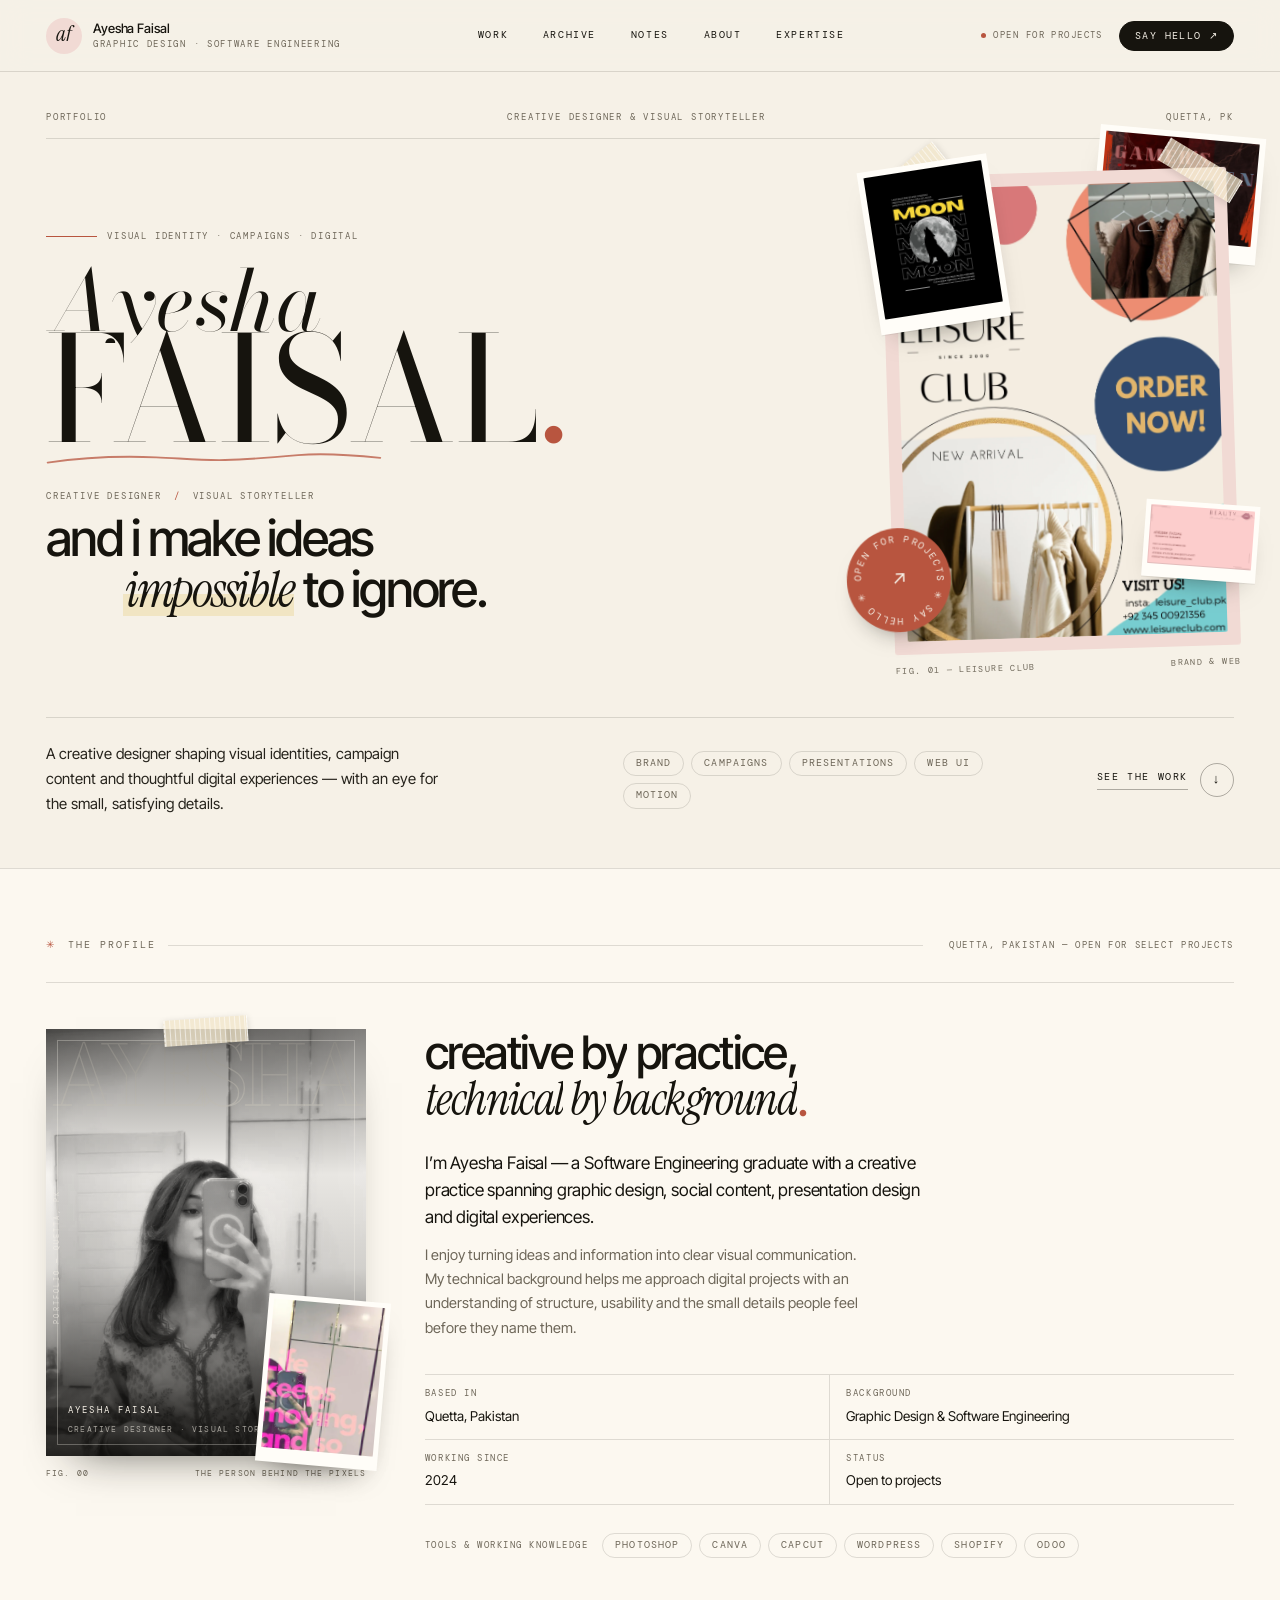
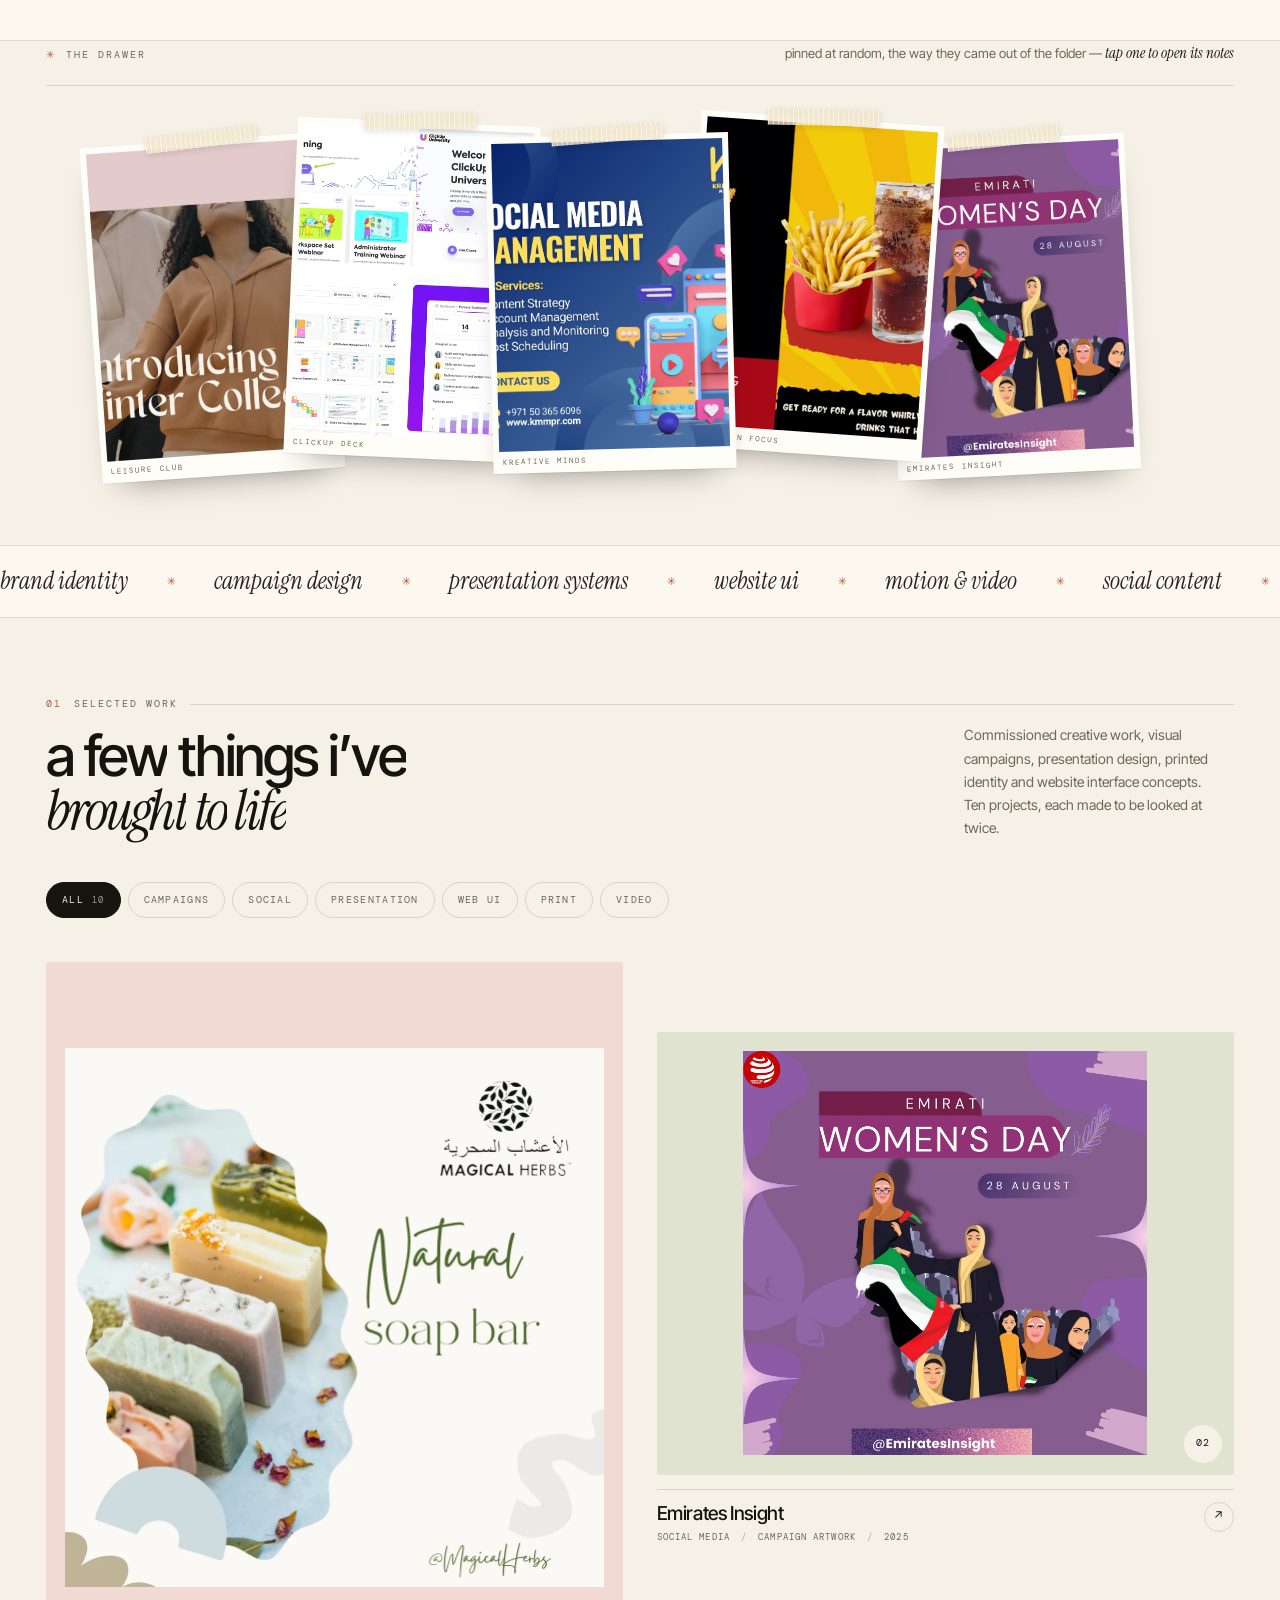
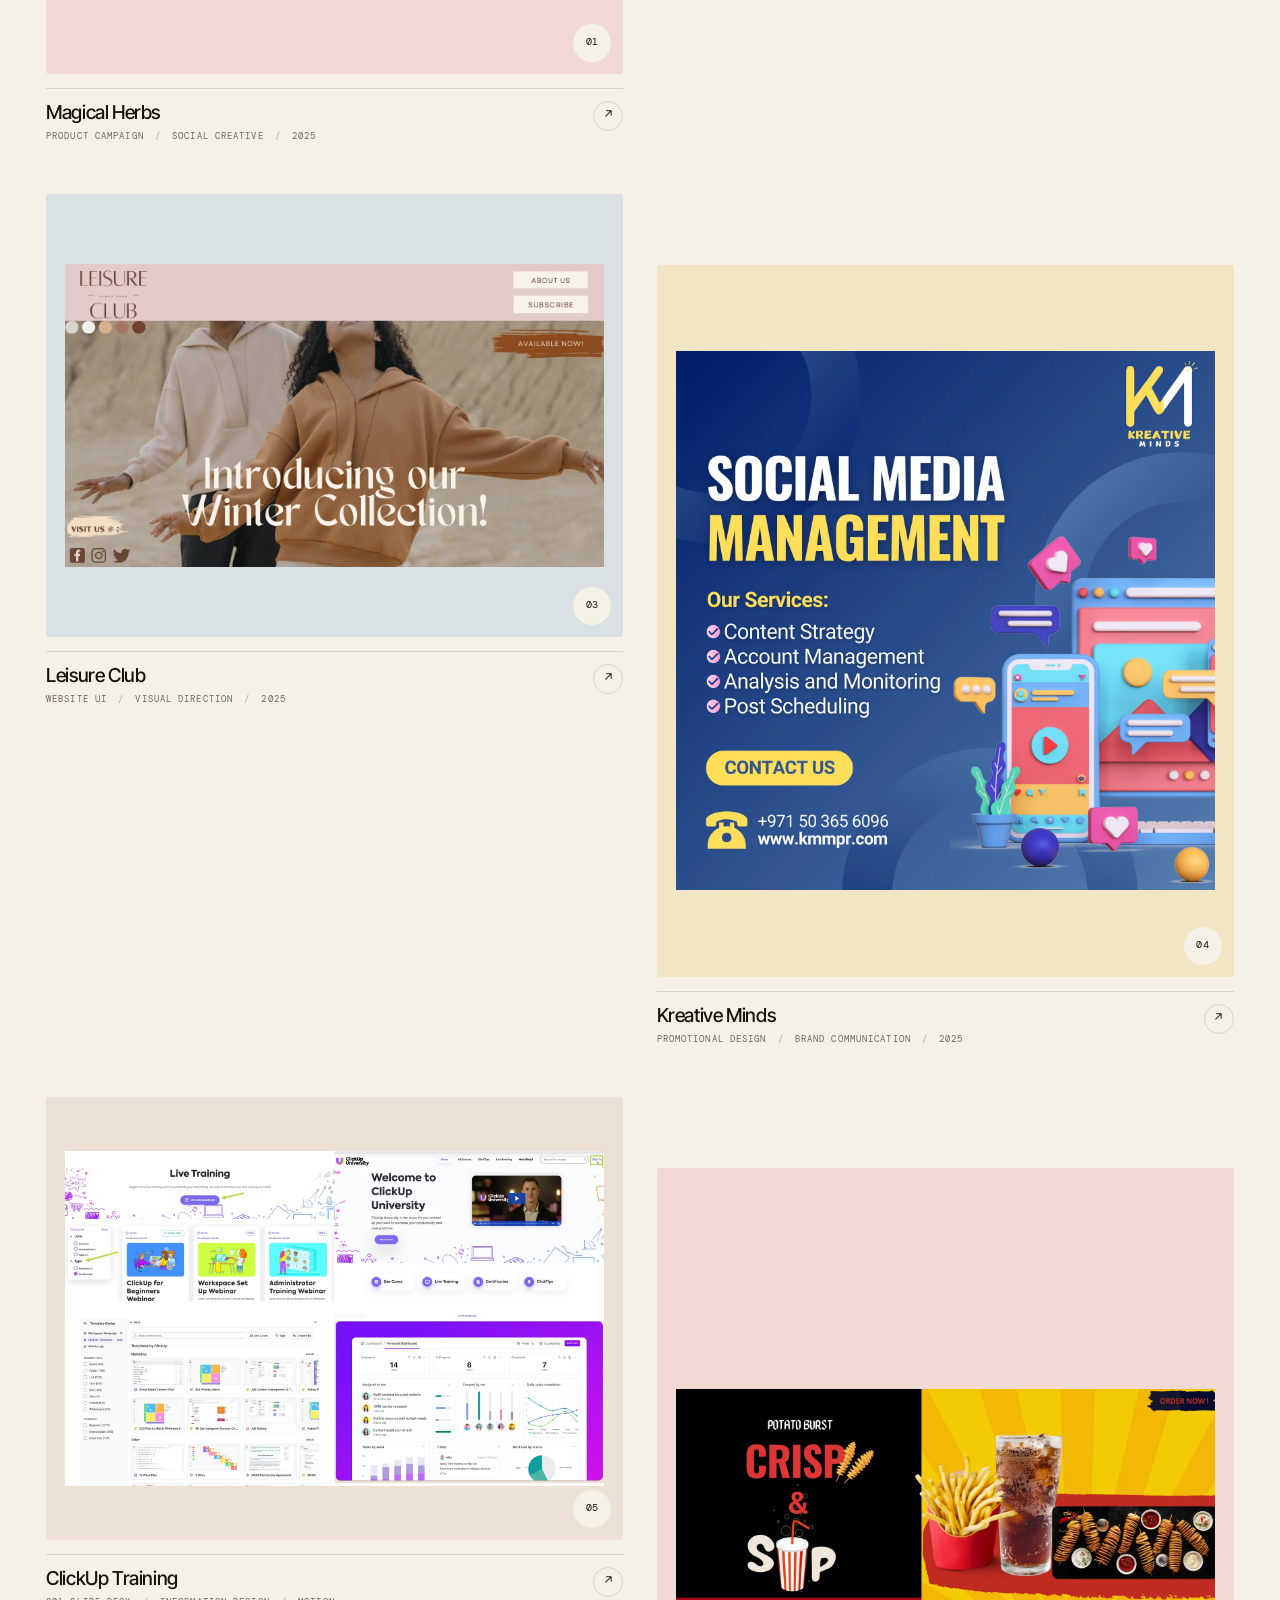
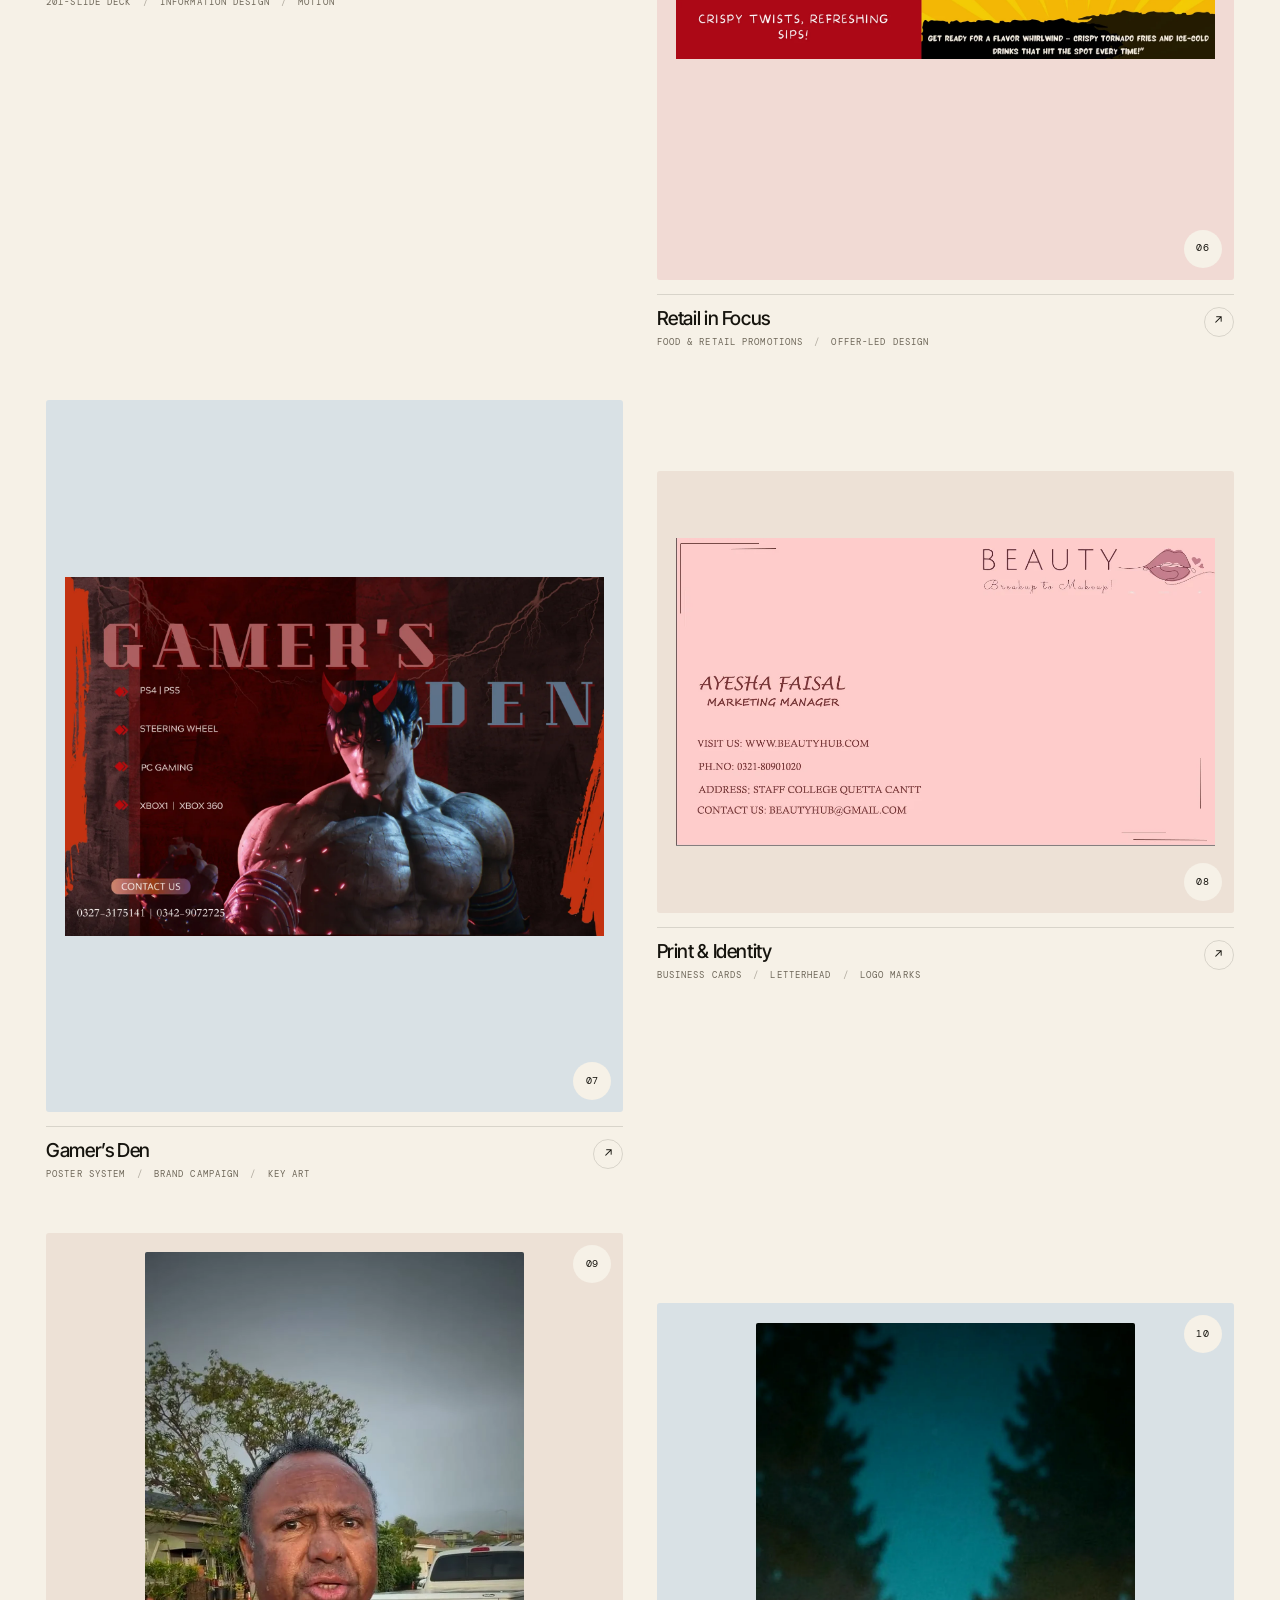
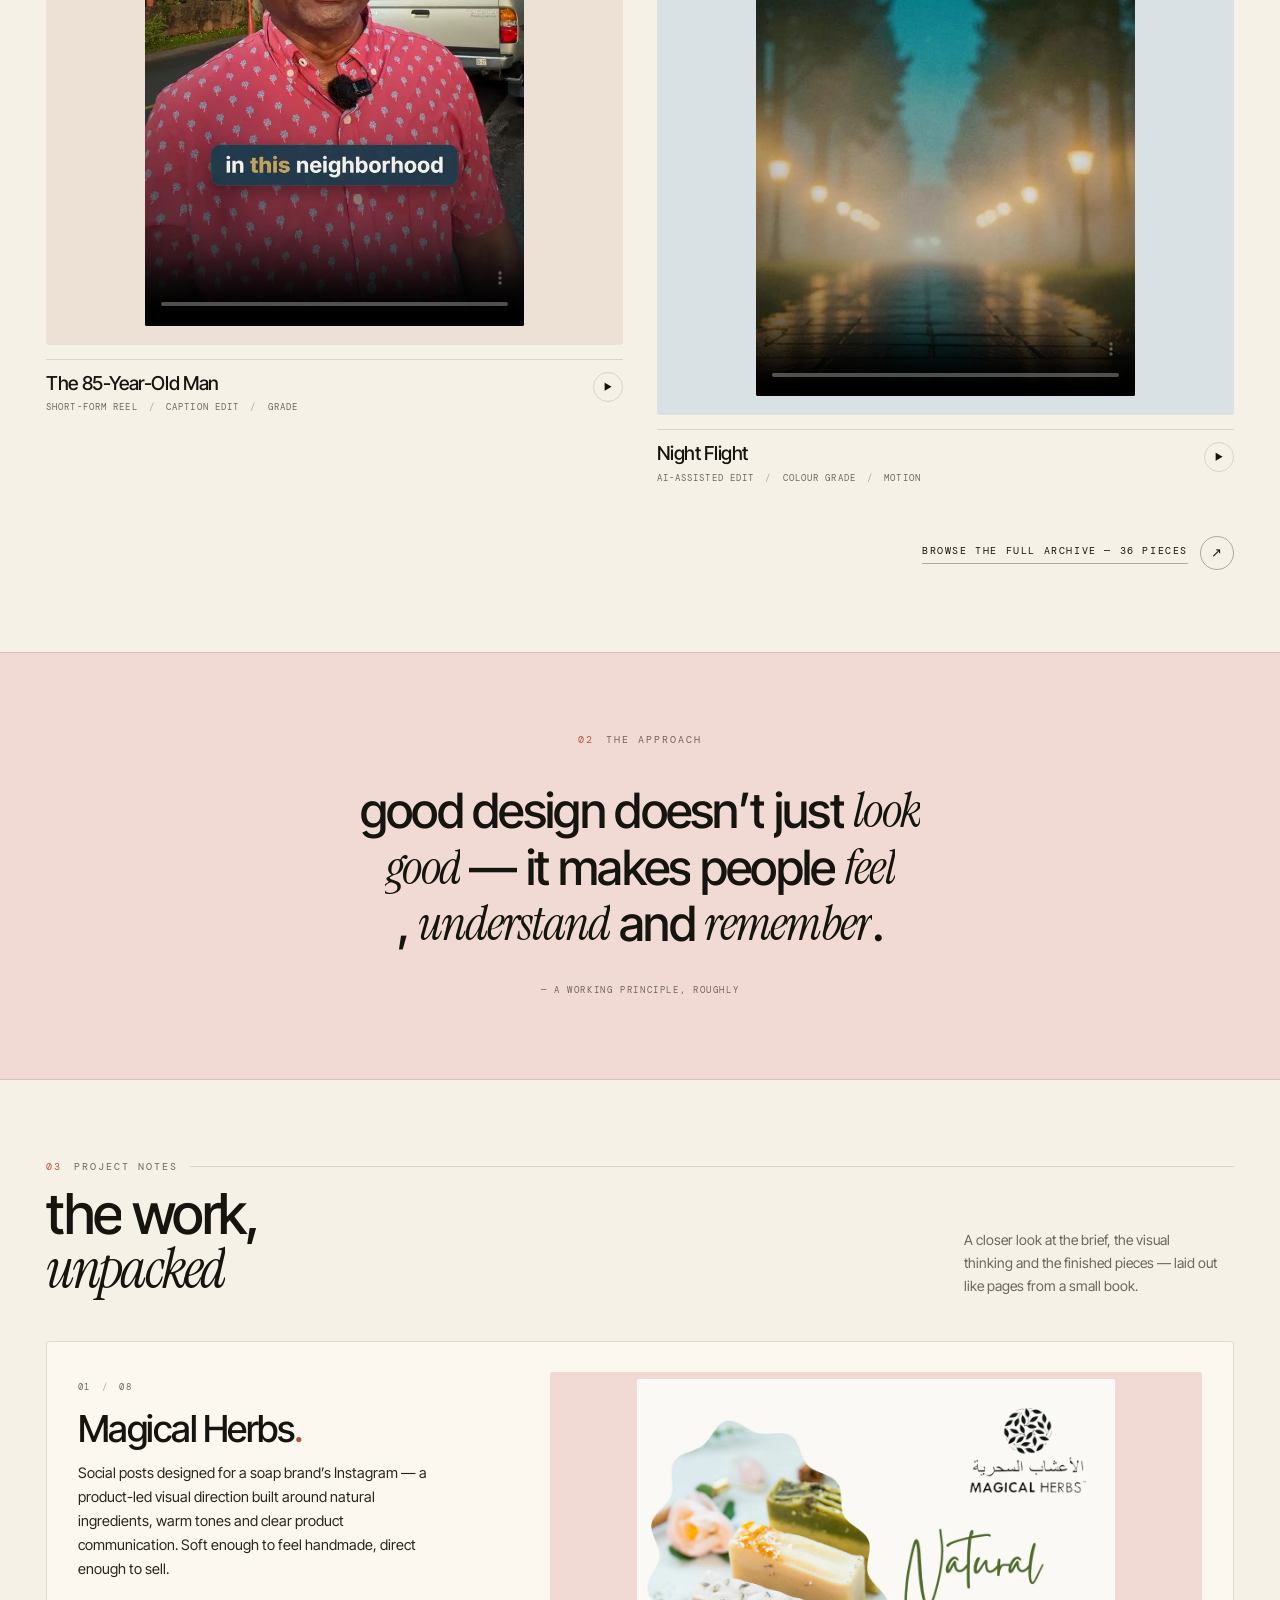
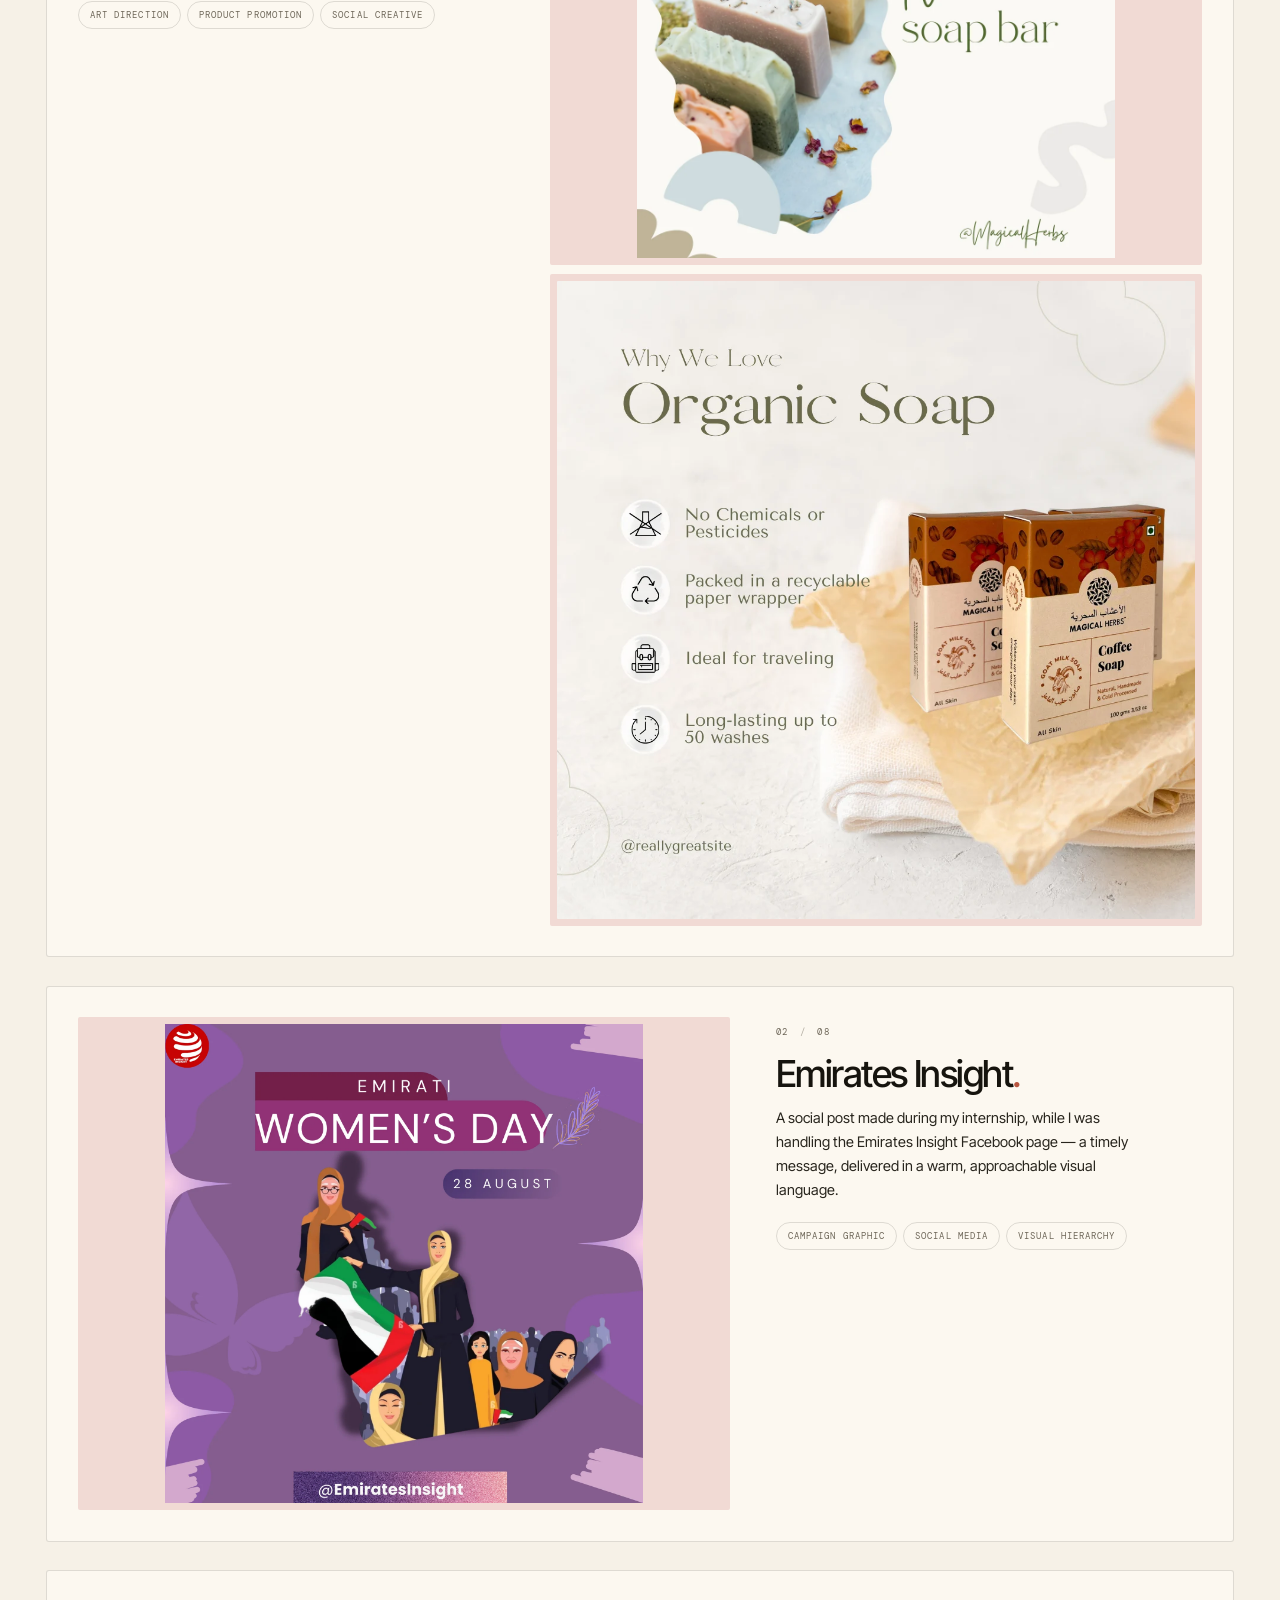
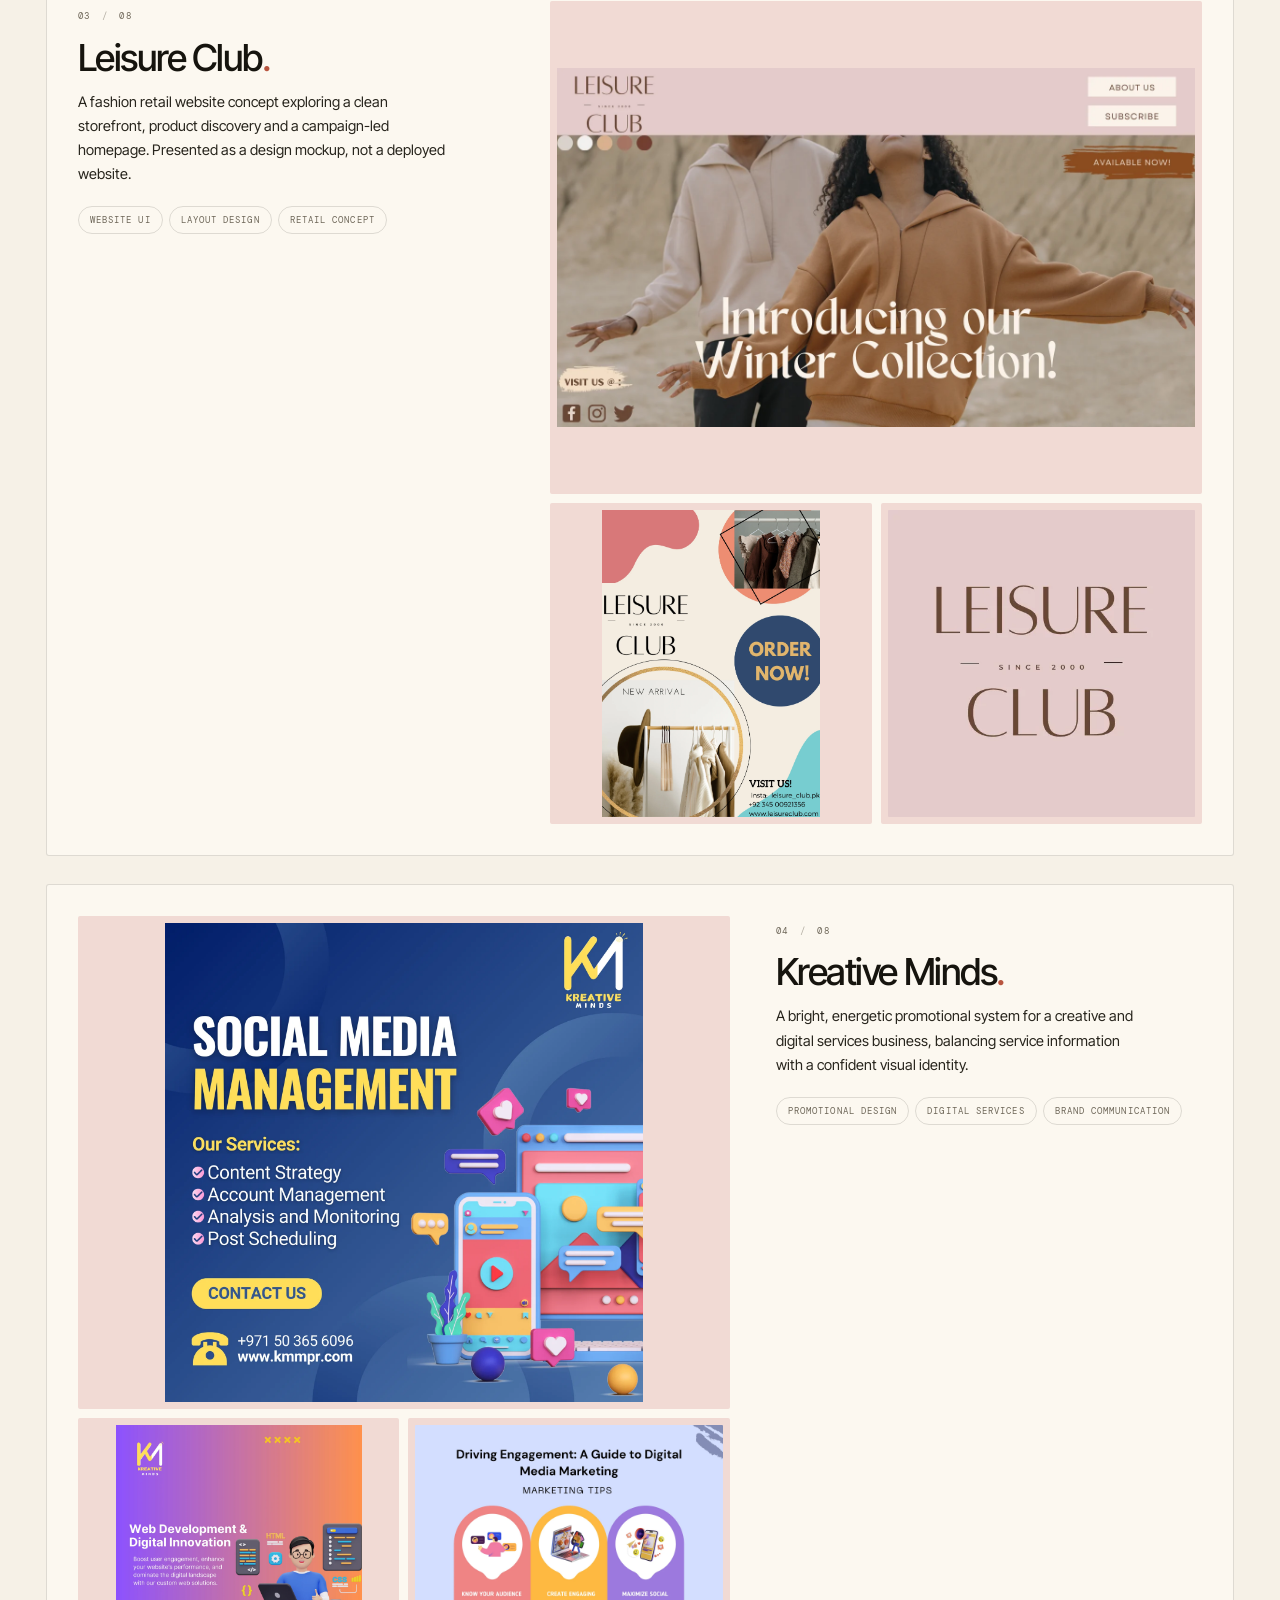
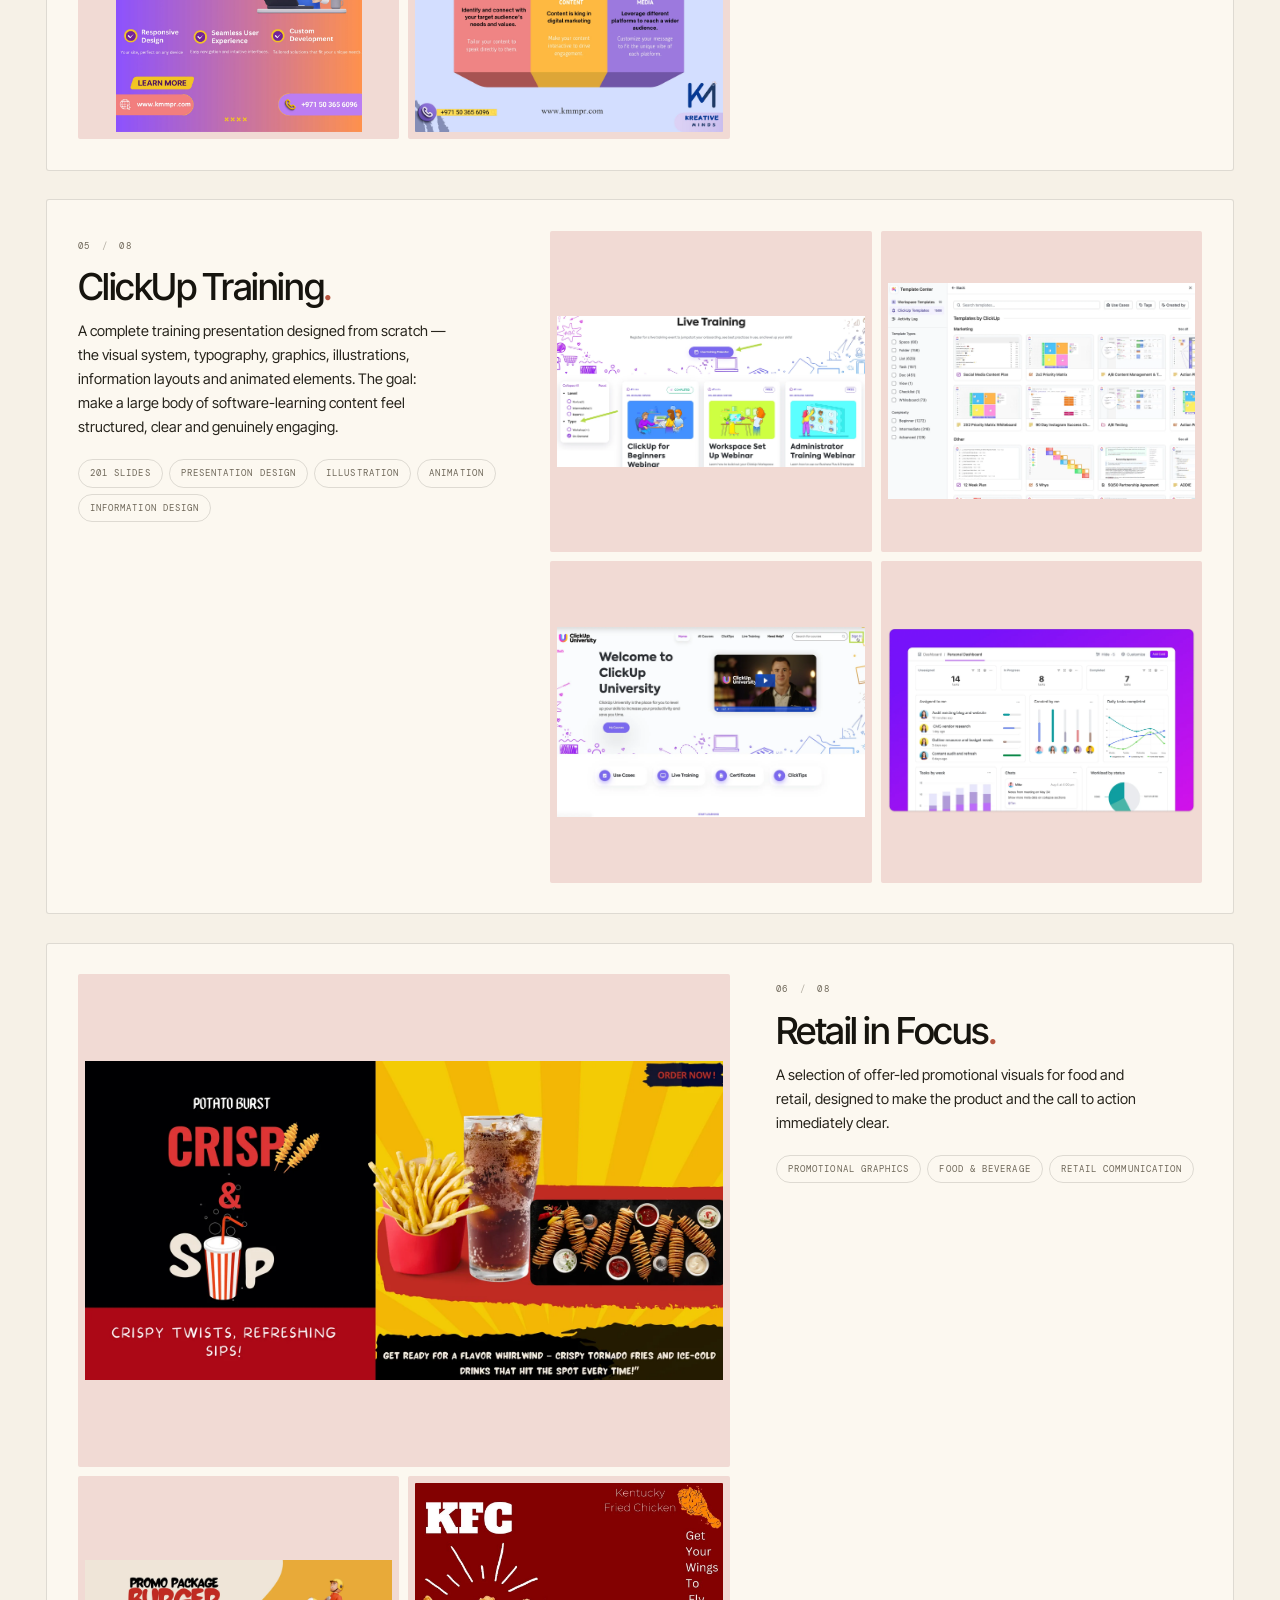
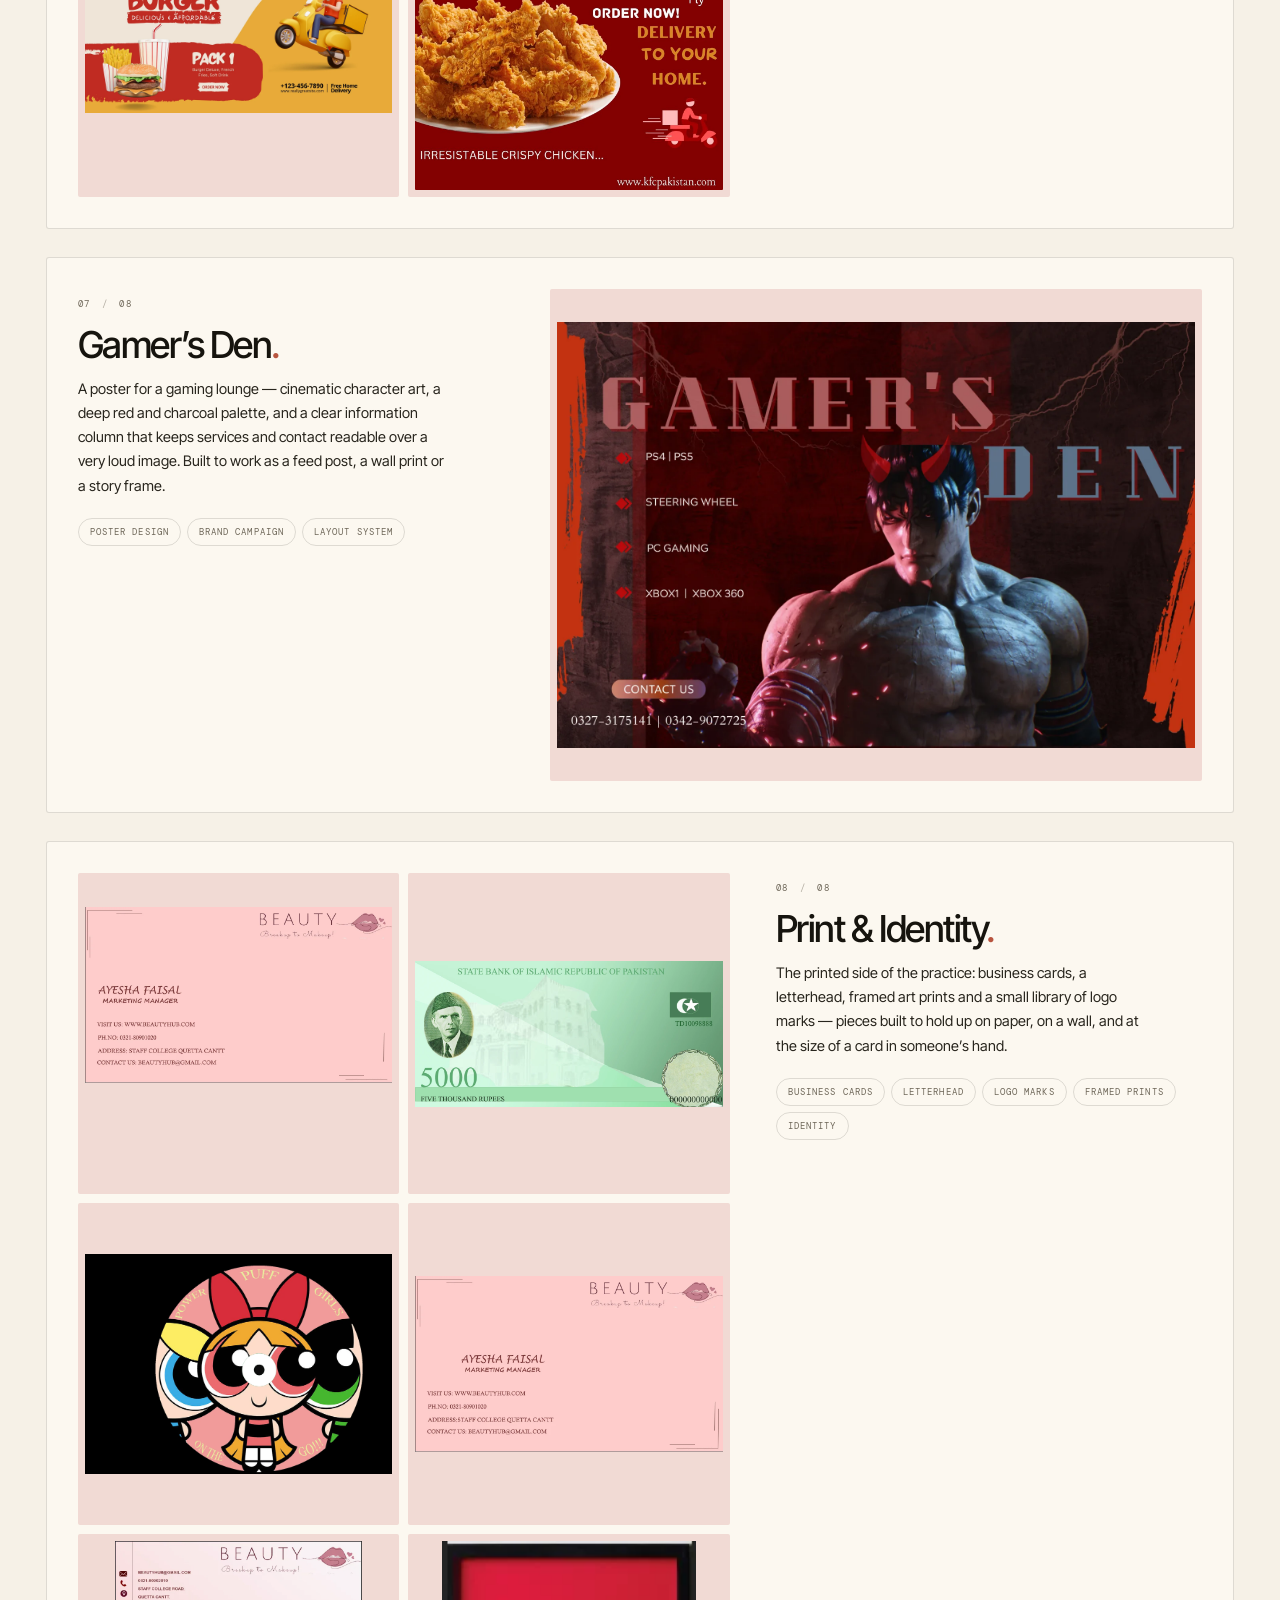
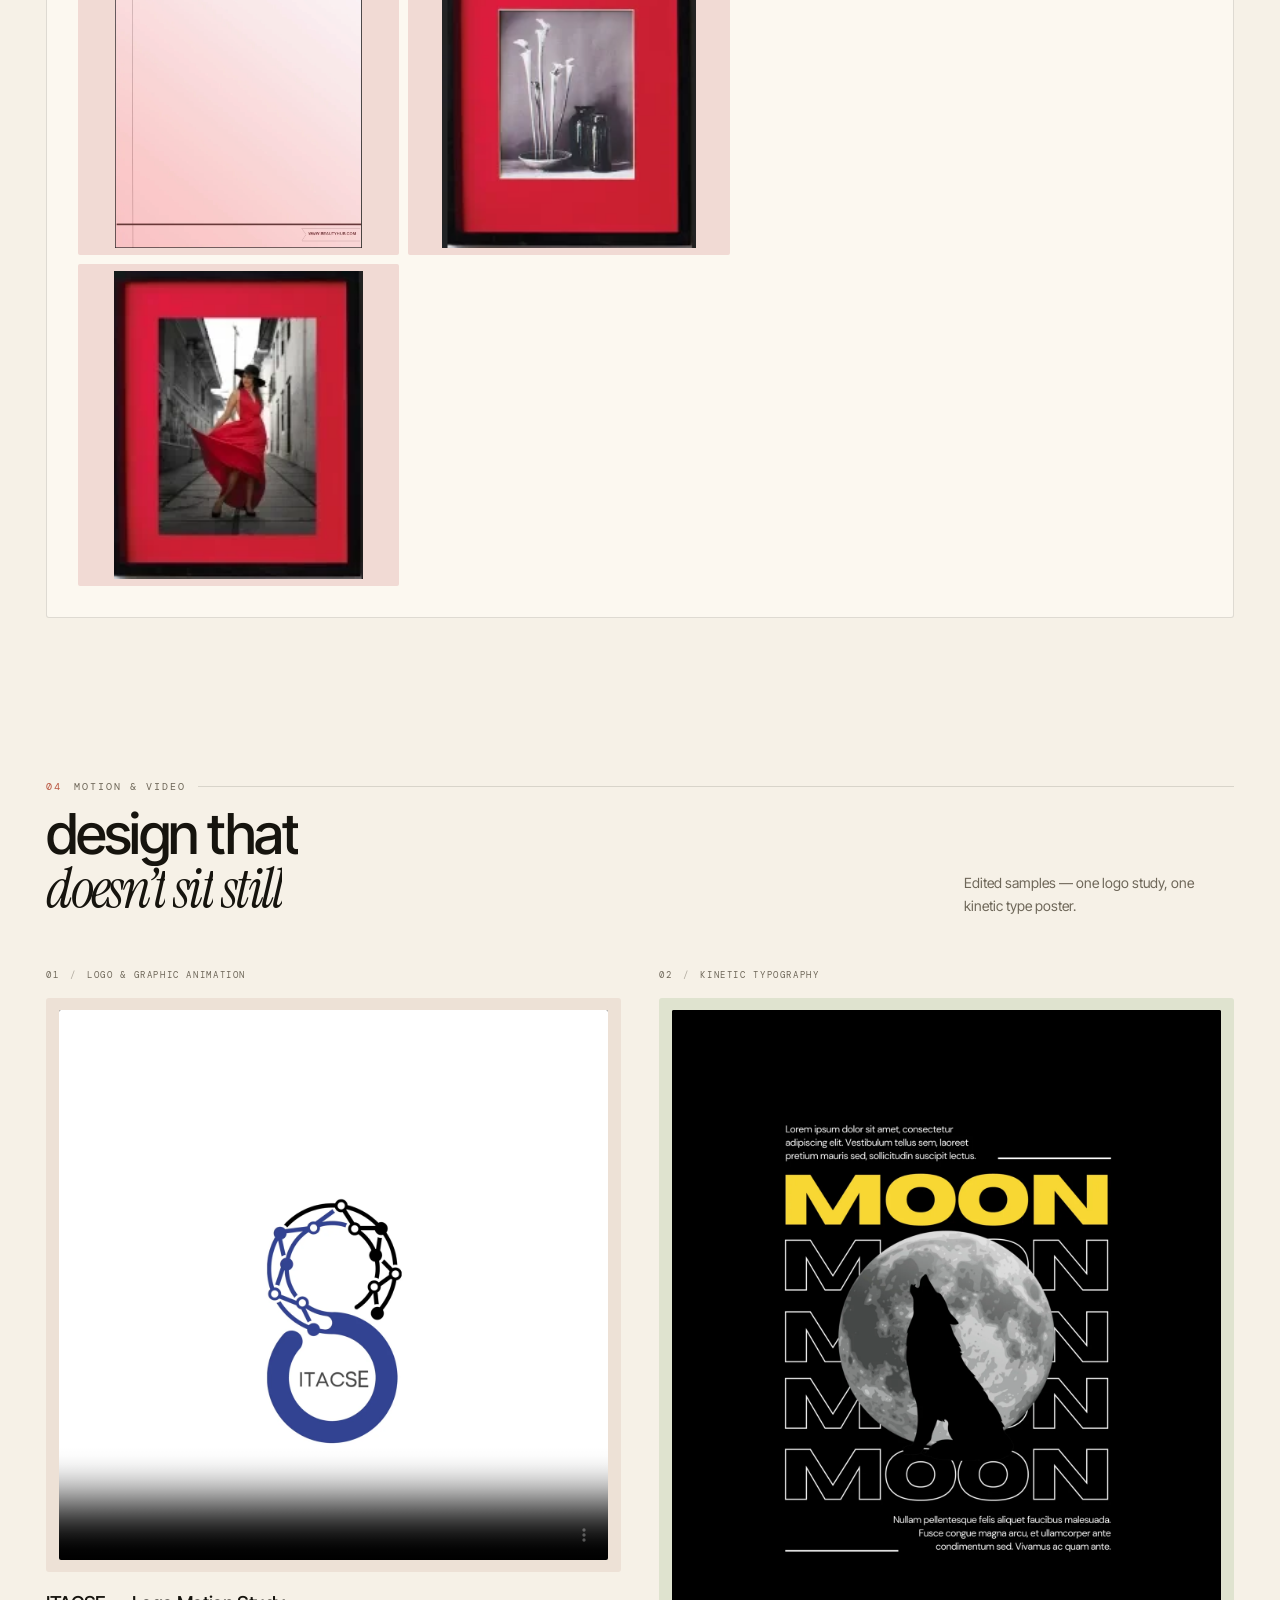
<file: index.html>
<!doctype html>
<html lang="en" data-theme="paper">
<head>
<meta charset="utf-8">
<meta name="viewport" content="width=device-width,initial-scale=1">
<meta name="theme-color" content="#F6F1E7">
<title>Ayesha Faisal — Creative Designer &amp; Visual Storyteller</title>
<meta name="description" content="Ayesha Faisal — independent creative designer. Selected work in brand, campaigns, presentation design, website UI and motion.">
<link rel="icon" href="assets/favicon.svg" type="image/svg+xml">
<meta property="og:type" content="website">
<meta property="og:title" content="Ayesha Faisal — Creative Designer">
<meta property="og:description" content="Ideas made impossible to ignore. Selected work in brand, campaigns, presentations, website UI and motion.">
<meta property="og:image" content="assets/magical-herbs-post.webp">
<meta name="twitter:card" content="summary_large_image">
<link rel="preconnect" href="https://fonts.googleapis.com">
<link rel="preconnect" href="https://fonts.gstatic.com" crossorigin>
<link href="https://fonts.googleapis.com/css2?family=Bodoni+Moda:ital,wght@0,400;0,500;1,400;1,500&family=DM+Mono:wght@400;500&family=Instrument+Serif:ital@0;1&family=Inter+Tight:wght@300;400;500;600&display=swap" rel="stylesheet">
<link rel="stylesheet" href="styles.css?v=28">
<script>document.documentElement.classList.add('js');</script>
</head>
<body>

<div class="progress" aria-hidden="true"></div>

<!-- ===================== TOP BAR ===================== -->
<header class="topbar">
  <a class="brand" href="#top" aria-label="Ayesha Faisal — back to top">
    <span class="brand-mark" aria-hidden="true">af</span>
    <span class="brand-name">Ayesha Faisal<em>graphic design · software engineering</em></span>
  </a>

  <nav class="nav" id="nav" aria-label="Primary">
    <a href="#work">Work</a>
    <a href="archive.html">Archive</a>
    <a href="#projects">Notes</a>
    <a href="#about">About</a>
    <a href="#expertise">Expertise</a>
  </nav>

  <div class="topbar-end">
    <span class="status"><span class="dot" aria-hidden="true"></span>open for projects</span>
    <a class="pill pill-ink" href="#contact">say hello <span aria-hidden="true">↗</span></a>
  </div>

  <button class="menu-btn" aria-label="Open menu" aria-expanded="false" aria-controls="nav"><span></span><span></span></button>
</header>

<main id="top">

<!-- ===================== HERO ===================== -->
<section class="hero">
  <div class="hero-top">
    <span>portfolio</span>
    <span class="hide-sm">creative designer &amp; visual storyteller</span>
    <span>quetta, pk</span>
  </div>

  <div class="hero-grid">
    <div class="hero-left">
      <p class="cover-eyebrow reveal"><span class="eyebrow-rule" aria-hidden="true"></span>visual identity · campaigns · digital</p>

      <h1 class="cover-name reveal" data-split>
        <span class="ln n1"><em>Ayesha</em></span>
        <span class="ln n2">Faisal<span class="dot-end">.</span></span>
      </h1>

      <svg class="scribble" viewBox="0 0 600 26" preserveAspectRatio="none" aria-hidden="true">
        <path d="M3 18C60 9 128 5 196 8c44 2 82 6 122 5 46-1 88-5 130-9 44-4 90-1 146 5" fill="none" stroke="currentColor" stroke-width="3.4" stroke-linecap="round"/>
      </svg>

      <p class="cover-role reveal" data-delay="1"><span>creative designer</span><i aria-hidden="true">/</i><span>visual storyteller</span></p>

      <p class="hero-lines reveal" data-delay="2">
        <span class="ln a">and i make ideas</span>
        <span class="ln b"><em>impossible</em> to ignore.</span>
      </p>
    </div>

    <figure class="hero-plate reveal" data-delay="1">
      <a class="scrap-back" href="#gameden" data-parallax="18" aria-label="Gamer’s Den — poster">
        <img src="assets/gamers-den-c.webp" alt="Gamer’s Den gaming lounge poster">
      </a>
      <a class="scrap-under" href="#motion" data-parallax="28" aria-label="Moon — kinetic typography poster">
        <img src="assets/moon-typography-poster.webp" alt="Moon kinetic typography poster">
      </a>
      <div class="hero-plate-img tilt">
        <img src="assets/leisure-club-brand.webp" alt="Leisure Club fashion brand graphic in soft pink tones" width="1273" height="1800">
        <span class="tape tape-a" aria-hidden="true"></span>
        <span class="tape tape-b" aria-hidden="true"></span>
      </div>
      <a class="scrap-front" href="#print" data-parallax="38" aria-label="Business cards — print design">
        <img src="assets/card-business.webp" alt="Business card design">
      </a>
      <figcaption><span>fig. 01 — leisure club</span><span>brand &amp; web</span></figcaption>
      <a class="seal" href="#contact" aria-label="Open for projects — say hello">
        <span class="seal-ring" aria-hidden="true">
          <svg viewBox="0 0 120 120">
            <defs><path id="sealPath" d="M60,60 m-44,0 a44,44 0 1,1 88,0 a44,44 0 1,1 -88,0"/></defs>
            <text><textPath href="#sealPath">open for projects ✳ say hello ✳</textPath></text>
          </svg>
        </span>
        <span class="seal-arrow" aria-hidden="true">↗</span>
      </a>
    </figure>
  </div>

  <div class="hero-row">
    <p class="lede">A creative designer shaping visual identities, campaign content and thoughtful digital experiences — with an eye for the small, satisfying details.</p>
    <ul class="pills hero-tags">
      <li>brand</li><li>campaigns</li><li>presentations</li><li>web ui</li><li>motion</li>
    </ul>
    <a class="link-big" href="#work"><span>see the work</span><span class="ring" aria-hidden="true">↓</span></a>
  </div>

</section>

<!-- ===================== PROFILE ===================== -->
<section class="about profile" id="about">
  <div class="profile-head">
    <p class="kicker"><b>✳</b><span>the profile</span></p>
    <p class="profile-meta">quetta, pakistan — open for select projects</p>
  </div>

  <div class="profile-grid">
    <figure class="profile-card reveal">
      <span class="tape tape-p" aria-hidden="true"></span>
      <div class="profile-portrait tilt">
        <img class="pf-photo" src="assets/ayesha-portrait.webp" alt="Ayesha Faisal, portrait" width="760" height="1014">
        <span class="pf-big" aria-hidden="true">ayesha</span>
        <span class="pf-side" aria-hidden="true">portfolio — quetta, pk</span>
        <span class="pf-name">ayesha faisal</span>
        <span class="pf-role">creative designer · visual storyteller</span>
      </div>
      <span class="pf-second" aria-hidden="true"><img src="assets/ayesha-portrait-alt.webp" alt=""></span>
      <figcaption><span>fig. 00</span><span>the person behind the pixels</span></figcaption>
    </figure>

    <div class="profile-copy">
      <h2 class="reveal" data-split>creative by practice,<br><em>technical by background</em><span class="dot-end">.</span></h2>
      <p class="lead reveal" data-delay="1">I’m Ayesha Faisal — a Software Engineering graduate with a creative practice spanning graphic design, social content, presentation design and digital experiences.</p>
      <p class="reveal" data-delay="1">I enjoy turning ideas and information into clear visual communication. My technical background helps me approach digital projects with an understanding of structure, usability and the small details people feel before they name them.</p>

      <dl class="profile-facts reveal" data-delay="2">
        <div><dt>based in</dt><dd>Quetta, Pakistan</dd></div>
        <div><dt>background</dt><dd>Graphic Design &amp; Software Engineering</dd></div>
        <div><dt>working since</dt><dd>2024</dd></div>
        <div><dt>status</dt><dd>Open to projects</dd></div>
      </dl>

      <div class="profile-tools reveal" data-delay="2">
        <span>tools &amp; working knowledge</span>
        <ul class="pills"><li>Photoshop</li><li>Canva</li><li>CapCut</li><li>WordPress</li><li>Shopify</li><li>Odoo</li></ul>
      </div>
    </div>
  </div>
</section>

<!-- ===================== CUT-OUT WALL ===================== -->
<section class="cutwall" aria-label="Pieces from the drawer">
  <div class="cutwall-head">
    <p class="kicker"><b>✳</b><span>the drawer</span></p>
    <p class="cutwall-note">pinned at random, the way they came out of the folder — <em>tap one to open its notes</em></p>
  </div>
  <div class="cutwall-stage">
    <a class="cutw" href="#leisure">
      <img src="assets/leisure-club-website.webp" alt="Leisure Club website interface" loading="lazy">
      <span>leisure club</span>
    </a>
    <a class="cutw" href="#clickup">
      <img src="assets/clickup-training-collage.webp" alt="ClickUp training deck slide spread" loading="lazy">
      <span>clickup deck</span>
    </a>
    <a class="cutw" href="#km">
      <img src="assets/kreative-minds-social.webp" alt="Kreative Minds social media creative" loading="lazy">
      <span>kreative minds</span>
    </a>
    <a class="cutw" href="#retail">
      <img src="assets/burger-promotion.webp" alt="Burger promotion design" loading="lazy">
      <span>retail in focus</span>
    </a>
    <a class="cutw" href="#emirates">
      <img src="assets/emirates-insight.webp" alt="Emirates Insight campaign artwork" loading="lazy">
      <span>emirates insight</span>
    </a>
  </div>
</section>

<!-- ===================== MARQUEE ===================== -->
<div class="band" aria-hidden="true">
  <div class="marquee">
    <div class="track">
      <span>brand identity <b>✳</b></span><span>campaign design <b>✳</b></span><span>presentation systems <b>✳</b></span><span>website ui <b>✳</b></span><span>motion &amp; video <b>✳</b></span><span>social content <b>✳</b></span>
    </div>
    <div class="track">
      <span>brand identity <b>✳</b></span><span>campaign design <b>✳</b></span><span>presentation systems <b>✳</b></span><span>website ui <b>✳</b></span><span>motion &amp; video <b>✳</b></span><span>social content <b>✳</b></span>
    </div>
  </div>
</div>

<!-- ===================== WORK ===================== -->
<section class="section" id="work">
  <div class="sec-head">
    <p class="kicker"><b>01</b><span>selected work</span></p>
    <h2 class="reveal" data-split>a few things i’ve<br><em>brought to life</em></h2>
    <p class="sec-note reveal" data-delay="1">Commissioned creative work, visual campaigns, presentation design, printed identity and website interface concepts. Ten projects, each made to be looked at twice.</p>
  </div>

  <div class="filters" role="group" aria-label="Filter projects">
    <button class="is-on" data-filter="all">all <small>10</small></button>
    <button data-filter="campaign">campaigns</button>
    <button data-filter="social">social</button>
    <button data-filter="presentation">presentation</button>
    <button data-filter="web">web ui</button>
    <button data-filter="print">print</button>
    <button data-filter="video">video</button>
  </div>

  <div class="projects">
    <article class="project reveal" data-tags="campaign">
      <a class="hit" href="#magical">
        <div class="plate pt-rose">
          <div class="plate-img ratio-45"><img src="assets/magical-herbs-post.webp" alt="Magical Herbs natural soap bar campaign" loading="lazy"></div>
          <span class="badge">01</span>
        </div>
        <div class="p-meta">
          <div>
            <h3>Magical Herbs</h3>
            <p>product campaign <i>/</i> social creative <i>/</i> 2025</p>
          </div>
          <span class="arrow" aria-hidden="true">↗</span>
        </div>
      </a>
    </article>

    <article class="project reveal" data-tags="social">
      <a class="hit" href="#emirates">
        <div class="plate pt-sage">
          <div class="plate-img ratio-43"><img src="assets/emirates-insight.webp" alt="Emirates Insight Emirati Women's Day campaign graphic" loading="lazy"></div>
          <span class="badge">02</span>
        </div>
        <div class="p-meta">
          <div>
            <h3>Emirates Insight</h3>
            <p>social media <i>/</i> campaign artwork <i>/</i> 2025</p>
          </div>
          <span class="arrow" aria-hidden="true">↗</span>
        </div>
      </a>
    </article>

    <article class="project reveal" data-tags="web">
      <a class="hit" href="#leisure">
        <div class="plate pt-mist">
          <div class="plate-img ratio-43"><img src="assets/leisure-club-website.webp" alt="Leisure Club fashion website interface mockup" loading="lazy"></div>
          <span class="badge">03</span>
        </div>
        <div class="p-meta">
          <div>
            <h3>Leisure Club</h3>
            <p>website ui <i>/</i> visual direction <i>/</i> 2025</p>
          </div>
          <span class="arrow" aria-hidden="true">↗</span>
        </div>
      </a>
    </article>

    <article class="project reveal" data-tags="social campaign">
      <a class="hit" href="#km">
        <div class="plate pt-butter">
          <div class="plate-img ratio-45"><img src="assets/kreative-minds-social.webp" alt="Kreative Minds social media management creative" loading="lazy"></div>
          <span class="badge">04</span>
        </div>
        <div class="p-meta">
          <div>
            <h3>Kreative Minds</h3>
            <p>promotional design <i>/</i> brand communication <i>/</i> 2025</p>
          </div>
          <span class="arrow" aria-hidden="true">↗</span>
        </div>
      </a>
    </article>

    <article class="project reveal" data-tags="presentation">
      <a class="hit" href="#clickup">
        <div class="plate pt-shell">
          <div class="plate-img ratio-43"><img src="assets/clickup-training-collage.webp" alt="Collage of ClickUp training presentation slides" loading="lazy"></div>
          <span class="badge">05</span>
        </div>
        <div class="p-meta">
          <div>
            <h3>ClickUp Training</h3>
            <p>201-slide deck <i>/</i> information design <i>/</i> motion</p>
          </div>
          <span class="arrow" aria-hidden="true">↗</span>
        </div>
      </a>
    </article>

    <article class="project reveal" data-tags="campaign">
      <a class="hit" href="#retail">
        <div class="plate pt-rose">
          <div class="plate-img ratio-45"><img src="assets/burger-promotion.webp" alt="Burger promotional campaign design" loading="lazy"></div>
          <span class="badge">06</span>
        </div>
        <div class="p-meta">
          <div>
            <h3>Retail in Focus</h3>
            <p>food &amp; retail promotions <i>/</i> offer-led design</p>
          </div>
          <span class="arrow" aria-hidden="true">↗</span>
        </div>
      </a>
    </article>
    <article class="project reveal" data-tags="campaign">
      <a class="hit" href="#gameden">
        <div class="plate pt-mist">
          <div class="plate-img ratio-45"><img src="assets/gamers-den-c.webp" alt="Gamer's Den gaming lounge poster" loading="lazy"></div>
          <span class="badge">07</span>
        </div>
        <div class="p-meta">
          <div>
            <h3>Gamer’s Den</h3>
            <p>poster system <i>/</i> brand campaign <i>/</i> key art</p>
          </div>
          <span class="arrow" aria-hidden="true">↗</span>
        </div>
      </a>
    </article>

    <article class="project reveal" data-tags="print">
      <a class="hit" href="#print">
        <div class="plate pt-shell">
          <div class="plate-img ratio-43"><img src="assets/card-business.webp" alt="Business card design" loading="lazy"></div>
          <span class="badge">08</span>
        </div>
        <div class="p-meta">
          <div>
            <h3>Print &amp; Identity</h3>
            <p>business cards <i>/</i> letterhead <i>/</i> logo marks</p>
          </div>
          <span class="arrow" aria-hidden="true">↗</span>
        </div>
      </a>
    </article>

    <article class="project reveal" data-tags="video">
      <div class="hit">
        <div class="plate pt-shell">
          <div class="plate-img ratio-45">
            <video class="plate-video" controls playsinline preload="metadata" poster="assets/empty-trust-poster.webp">
              <source src="assets/empty-trust-reel.mp4" type="video/mp4">
            </video>
          </div>
          <span class="badge top">09</span>
        </div>
        <div class="p-meta">
          <div>
            <h3>The 85-Year-Old Man</h3>
            <p>short-form reel <i>/</i> caption edit <i>/</i> grade</p>
          </div>
          <span class="arrow play" aria-hidden="true">▶</span>
        </div>
      </div>
    </article>

    <article class="project reveal" data-tags="video">
      <div class="hit">
        <div class="plate pt-mist">
          <div class="plate-img ratio-45">
            <video class="plate-video" controls playsinline preload="metadata" poster="assets/night-flight-poster.webp">
              <source src="assets/night-flight-ai.mp4" type="video/mp4">
            </video>
          </div>
          <span class="badge top">10</span>
        </div>
        <div class="p-meta">
          <div>
            <h3>Night Flight</h3>
            <p>ai-assisted edit <i>/</i> colour grade <i>/</i> motion</p>
          </div>
          <span class="arrow play" aria-hidden="true">▶</span>
        </div>
      </div>
    </article>
  </div>

  <p class="more-link reveal">
    <a class="link-big" href="archive.html"><span>browse the full archive — 36 pieces</span><span class="ring" aria-hidden="true">↗</span></a>
  </p>
</section>

<!-- ===================== STATEMENT ===================== -->
<section class="statement" id="manifesto">
  <p class="kicker"><b>02</b><span>the approach</span></p>
  <p class="quote reveal" data-split>good design doesn’t just <em>look good</em> — it makes people <em>feel</em>, <em>understand</em> and <em>remember</em>.</p>
  <span class="quote-sign">— a working principle, roughly</span>
</section>

<!-- ===================== PROJECT NOTES ===================== -->
<section class="section notes" id="projects">
  <div class="sec-head">
    <p class="kicker"><b>03</b><span>project notes</span></p>
    <h2 class="reveal" data-split>the work,<br><em>unpacked</em></h2>
    <p class="sec-note reveal" data-delay="1">A closer look at the brief, the visual thinking and the finished pieces — laid out like pages from a small book.</p>
  </div>

  <div class="case-list">

    <article class="case reveal" id="magical">
      <div class="case-text">
        <span class="case-no">01 <i>/</i> 08</span>
        <h3>Magical Herbs<span>.</span></h3>
        <p>Social posts designed for a soap brand’s Instagram — a product-led visual direction built around natural ingredients, warm tones and clear product communication. Soft enough to feel handmade, direct enough to sell.</p>
        <ul class="tags"><li>art direction</li><li>product promotion</li><li>social creative</li></ul>
      </div>
      <div class="case-media">
        <figure class="shot pt-rose wide"><img src="assets/magical-herbs-post.webp" alt="Natural soap bar product post" loading="lazy"></figure>
        <figure class="shot pt-butter"><img src="assets/magical-herbs-range.webp" alt="Natural soap range promotion" loading="lazy"></figure>
      </div>
    </article>

    <article class="case reveal" id="emirates">
      <div class="case-text">
        <span class="case-no">02 <i>/</i> 08</span>
        <h3>Emirates Insight<span>.</span></h3>
        <p>A social post made during my internship, while I was handling the Emirates Insight Facebook page — a timely message, delivered in a warm, approachable visual language.</p>
        <ul class="tags"><li>campaign graphic</li><li>social media</li><li>visual hierarchy</li></ul>
      </div>
      <div class="case-media">
        <figure class="shot pt-sage wide"><img src="assets/emirates-insight.webp" alt="Emirates Insight Emirati Women's Day campaign" loading="lazy"></figure>
      </div>
    </article>

    <article class="case reveal" id="leisure">
      <div class="case-text">
        <span class="case-no">03 <i>/</i> 08</span>
        <h3>Leisure Club<span>.</span></h3>
        <p>A fashion retail website concept exploring a clean storefront, product discovery and a campaign-led homepage. Presented as a design mockup, not a deployed website.</p>
        <ul class="tags"><li>website ui</li><li>layout design</li><li>retail concept</li></ul>
      </div>
      <div class="case-media">
        <figure class="shot pt-mist wide"><img src="assets/leisure-club-website.webp" alt="Leisure Club website interface mockup" loading="lazy"></figure>
        <figure class="shot pt-rose"><img src="assets/leisure-club-brand.webp" alt="Leisure Club promotional brand graphic" loading="lazy"></figure>
        <figure class="shot pt-shell"><img src="assets/leisure-club-logo.webp" alt="Leisure Club logo" loading="lazy"></figure>
      </div>
    </article>

    <article class="case reveal" id="km">
      <div class="case-text">
        <span class="case-no">04 <i>/</i> 08</span>
        <h3>Kreative Minds<span>.</span></h3>
        <p>A bright, energetic promotional system for a creative and digital services business, balancing service information with a confident visual identity.</p>
        <ul class="tags"><li>promotional design</li><li>digital services</li><li>brand communication</li></ul>
      </div>
      <div class="case-media">
        <figure class="shot pt-butter wide"><img src="assets/kreative-minds-social.webp" alt="Kreative Minds social media services design" loading="lazy"></figure>
        <figure class="shot pt-shell"><img src="assets/km-marketing-website.webp" alt="KM Marketing web development promotional design" loading="lazy"></figure>
        <figure class="shot pt-butter"><img src="assets/marketing-tips.webp" alt="Digital marketing educational infographic" loading="lazy"></figure>
      </div>
    </article>

    <article class="case reveal" id="clickup">
      <div class="case-text">
        <span class="case-no">05 <i>/</i> 08</span>
        <h3>ClickUp Training<span>.</span></h3>
        <p>A complete training presentation designed from scratch — the visual system, typography, graphics, illustrations, information layouts and animated elements. The goal: make a large body of software-learning content feel structured, clear and genuinely engaging.</p>
        <ul class="tags"><li>201 slides</li><li>presentation design</li><li>illustration</li><li>animation</li><li>information design</li></ul>
      </div>
      <div class="case-media four">
        <figure class="shot pt-shell"><img src="assets/clickup-cover.webp" alt="ClickUp training presentation cover" loading="lazy"></figure>
        <figure class="shot pt-sage"><img src="assets/clickup-contents.webp" alt="ClickUp training table of contents" loading="lazy"></figure>
        <figure class="shot pt-butter"><img src="assets/clickup-teaching.webp" alt="ClickUp training instructional slide" loading="lazy"></figure>
        <figure class="shot pt-mist"><img src="assets/clickup-methods.webp" alt="ClickUp project management methods slide" loading="lazy"></figure>
      </div>
    </article>

    <article class="case reveal" id="retail">
      <div class="case-text">
        <span class="case-no">06 <i>/</i> 08</span>
        <h3>Retail in Focus<span>.</span></h3>
        <p>A selection of offer-led promotional visuals for food and retail, designed to make the product and the call to action immediately clear.</p>
        <ul class="tags"><li>promotional graphics</li><li>food &amp; beverage</li><li>retail communication</li></ul>
      </div>
      <div class="case-media">
        <figure class="shot pt-rose wide"><img src="assets/burger-promotion.webp" alt="Burger delivery promotion" loading="lazy"></figure>
        <figure class="shot pt-sage"><img src="assets/food-promo.webp" alt="Crispy food and drink promotion" loading="lazy"></figure>
        <figure class="shot pt-butter"><img src="assets/kfc-promotion.webp" alt="Fried chicken promotional artwork" loading="lazy"></figure>
      </div>
    </article>

    <article class="case reveal" id="gameden">
      <div class="case-text">
        <span class="case-no">07 <i>/</i> 08</span>
        <h3>Gamer’s Den<span>.</span></h3>
        <p>A poster for a gaming lounge — cinematic character art, a deep red and charcoal palette, and a clear information column that keeps services and contact readable over a very loud image. Built to work as a feed post, a wall print or a story frame.</p>
        <ul class="tags"><li>poster design</li><li>brand campaign</li><li>layout system</li></ul>
      </div>
      <div class="case-media">
        <figure class="shot pt-mist wide"><img src="assets/gamers-den-c.webp" alt="Gamer's Den poster" loading="lazy"></figure>
      </div>
    </article>

    <article class="case reveal" id="print">
      <div class="case-text">
        <span class="case-no">08 <i>/</i> 08</span>
        <h3>Print &amp; Identity<span>.</span></h3>
        <p>The printed side of the practice: business cards, a letterhead, framed art prints and a small library of logo marks — pieces built to hold up on paper, on a wall, and at the size of a card in someone’s hand.</p>
        <ul class="tags"><li>business cards</li><li>letterhead</li><li>logo marks</li><li>framed prints</li><li>identity</li></ul>
      </div>
      <div class="case-media four">
        <figure class="shot pt-rose wide"><img src="assets/card-business.webp" alt="Business card design" loading="lazy"></figure>
        <figure class="shot pt-shell"><img src="assets/currency-note.webp" alt="Banknote design study" loading="lazy"></figure>
        <figure class="shot pt-butter"><img src="assets/daud-enterprise.webp" alt="Compact disc label artwork" loading="lazy"></figure>
        <figure class="shot pt-butter"><img src="assets/card-personal.webp" alt="Personal business card design" loading="lazy"></figure>
        <figure class="shot pt-mist"><img src="assets/beauty-letterhead.webp" alt="Letterhead design" loading="lazy"></figure>
        <figure class="shot pt-sage"><img src="assets/frame-print-01.webp" alt="Framed art print" loading="lazy"></figure>
        <figure class="shot pt-shell"><img src="assets/frame-print-03.webp" alt="Framed figure study" loading="lazy"></figure>
      </div>
    </article>

  </div>
</section>

<!-- ===================== MOTION ===================== -->
<section class="section motion" id="motion">
  <div class="sec-head">
    <p class="kicker"><b>04</b><span>motion &amp; video</span></p>
    <h2 class="reveal" data-split>design that<br><em>doesn’t sit still</em></h2>
    <p class="sec-note reveal" data-delay="1">Edited samples — one logo study, one kinetic type poster.</p>
  </div>

  <div class="motion-grid">
    <article class="reveal">
      <span class="film-no">01 <i>/</i> logo &amp; graphic animation</span>
      <div class="film pt-shell">
        <video controls playsinline preload="metadata" poster="assets/logo-animation-poster.webp">
          <source src="assets/logo-animation-study.mp4" type="video/mp4">
        </video>
      </div>
      <h3>ITACSE — Logo Motion Study</h3>
    </article>
    <article class="reveal" data-delay="1">
      <span class="film-no">02 <i>/</i> kinetic typography</span>
      <div class="film pt-sage">
        <video controls playsinline preload="metadata" poster="assets/moon-typography-poster.webp">
          <source src="assets/moon-typography-study.mp4" type="video/mp4">
        </video>
      </div>
      <h3>Moon — Motion Poster</h3>
    </article>
  </div>
</section>

<!-- ===================== EXPERTISE ===================== -->
<section class="section expertise" id="expertise">
  <div class="sec-head">
    <p class="kicker"><b>05</b><span>what i do</span></p>
    <h2 class="reveal" data-split>creative range,<br><em>thoughtful execution</em></h2>
    <p class="sec-note reveal" data-delay="1">From a single social post to a 201-slide learning experience — the story, the structure and the finish all get the same attention.</p>
  </div>

  <div class="expertise-grid">
    <div class="exp">
      <span class="exp-no">01</span>
      <h3>Graphic &amp; social design</h3>
      <p>Campaign artwork, product visuals and social content that stays clear at feed size.</p>
    </div>
    <div class="exp">
      <span class="exp-no">02</span>
      <h3>Presentation design</h3>
      <p>Deck systems, information design and illustration for content-heavy stories.</p>
    </div>
    <div class="exp">
      <span class="exp-no">03</span>
      <h3>Website UI mockups</h3>
      <p>Page layouts, digital concepts and visual hierarchy for small brand sites.</p>
    </div>
    <div class="exp">
      <span class="exp-no">04</span>
      <h3>Video &amp; motion editing</h3>
      <p>Short-form edits, logo motion and kinetic typography for campaigns.</p>
    </div>
  </div>
</section>

<!-- ===================== CONTACT ===================== -->
<section class="contact" id="contact">
  <p class="kicker"><b>06</b><span>your turn</span></p>
  <h2 class="reveal" data-split>let’s make<br>something <em>matter</em><span class="dot-end">.</span></h2>
  <p class="contact-note">For creative projects, collaborations and opportunities — I’d love to hear from you. I reply to everything, usually within a day or two.</p>
  <a class="email" href="mailto:aishafaisal306@gmail.com">
    <span>aishafaisal306@gmail.com</span>
    <span class="ring" aria-hidden="true">↗</span>
  </a>
  <div class="contact-row">
    <a href="https://www.instagram.com/aishafaisal_1" target="_blank" rel="noreferrer">Instagram ↗</a>
    <a href="https://www.linkedin.com/in/ayesha-faisal-6b60b432a" target="_blank" rel="noreferrer">LinkedIn ↗</a>
    <a href="https://github.com/aishafaisal1" target="_blank" rel="noreferrer">GitHub ↗</a>
    <a href="mailto:aishafaisal306@gmail.com">Email ↗</a>
    <span>Quetta, Pakistan</span>
    <span>© Ayesha Faisal</span>
  </div>
</section>

</main>

<!-- ===================== FOOTER ===================== -->
<footer class="foot">
  <a class="brand" href="#top">
    <span class="brand-mark" aria-hidden="true">af</span>
    <span class="brand-name">Ayesha Faisal<em>creative designer</em></span>
  </a>

  <div class="palette">
    <span>palette</span>
    <div class="swatches" role="group" aria-label="Colour palette">
      <button class="sw" data-set-theme="paper" aria-label="Warm paper" aria-pressed="true"><i style="background:#F6F1E7"></i><i style="background:#B8553F"></i></button>
      <button class="sw" data-set-theme="sage" aria-label="Sage studio" aria-pressed="false"><i style="background:#EEF0E5"></i><i style="background:#6B7A4B"></i></button>
      <button class="sw" data-set-theme="blush" aria-label="Blush page" aria-pressed="false"><i style="background:#FAEDE8"></i><i style="background:#B45C68"></i></button>
      <button class="sw" data-set-theme="noir" aria-label="Noir paper" aria-pressed="false"><i style="background:#121110"></i><i style="background:#E2A78F"></i></button>
    </div>
  </div>

  <a class="to-top" href="#top">back to top <span aria-hidden="true">↑</span></a>
</footer>

<script src="script.js"></script>
</body>
</html>
</file>
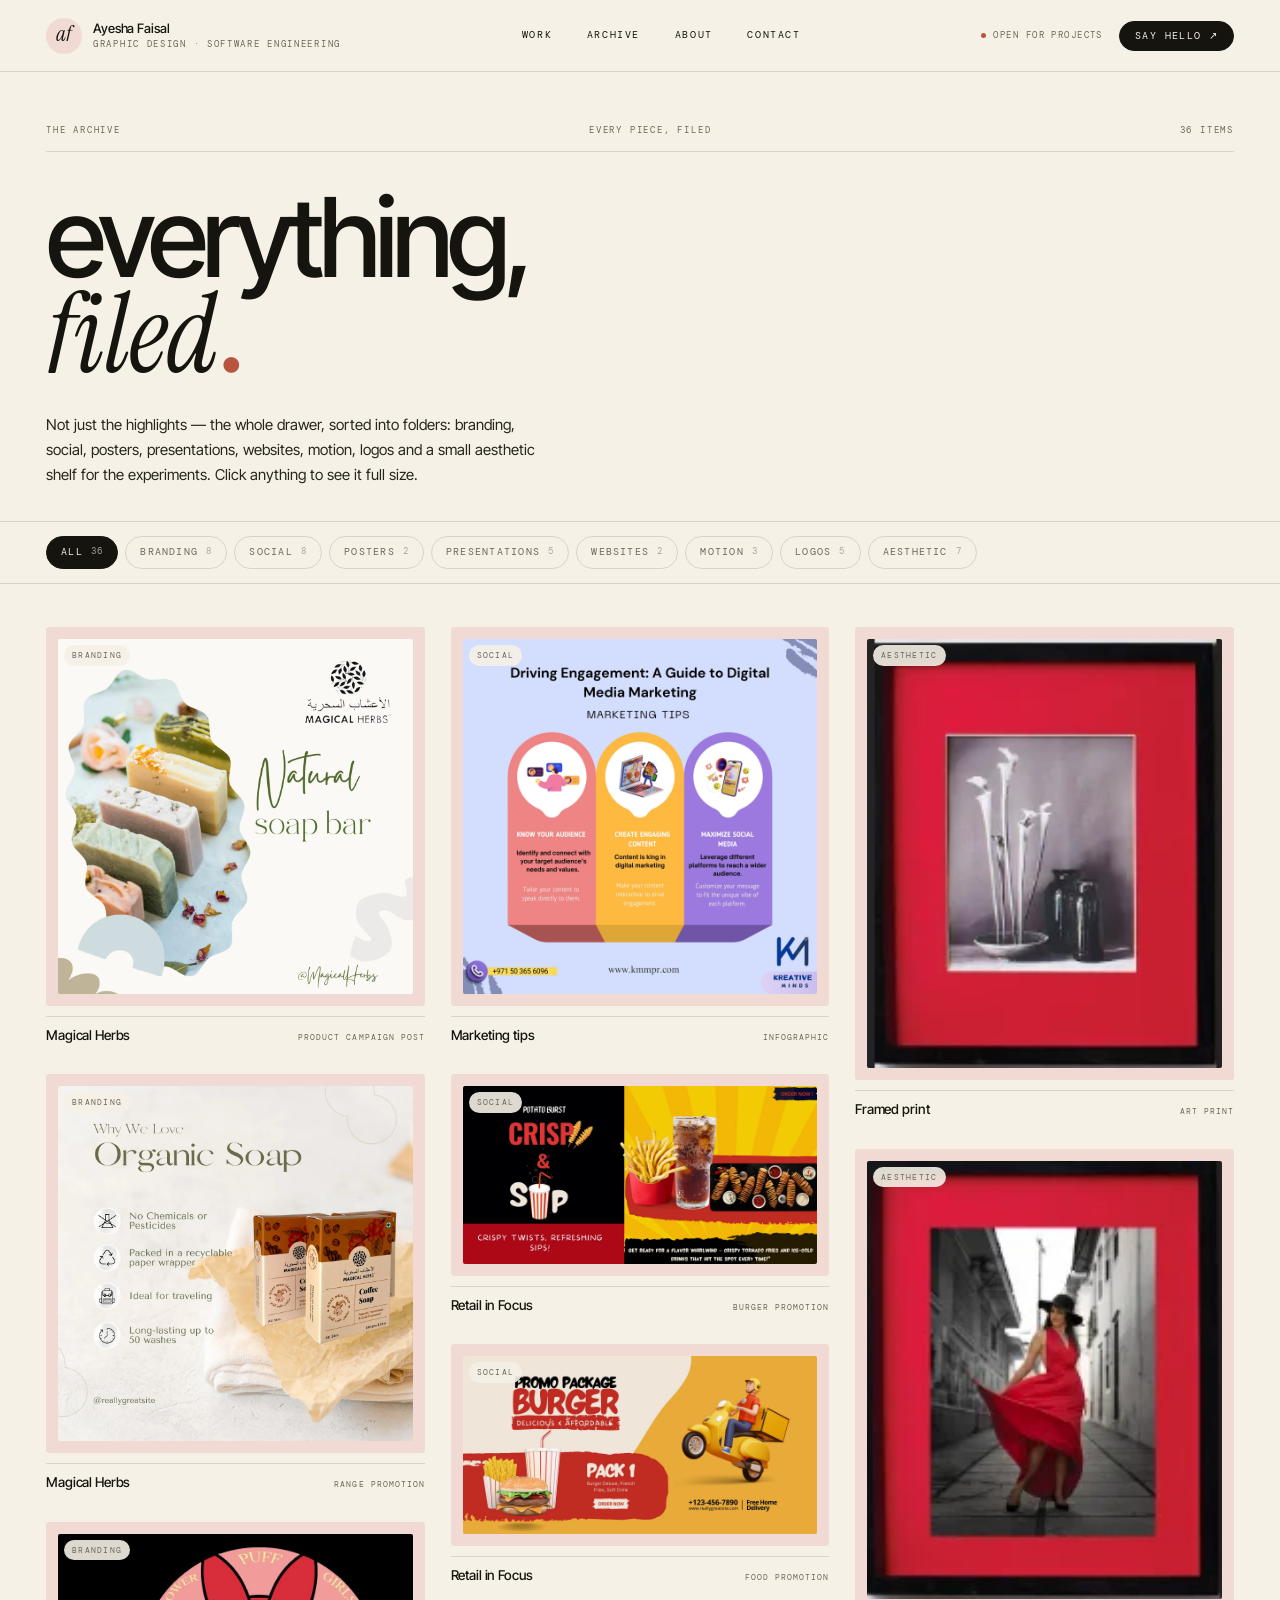
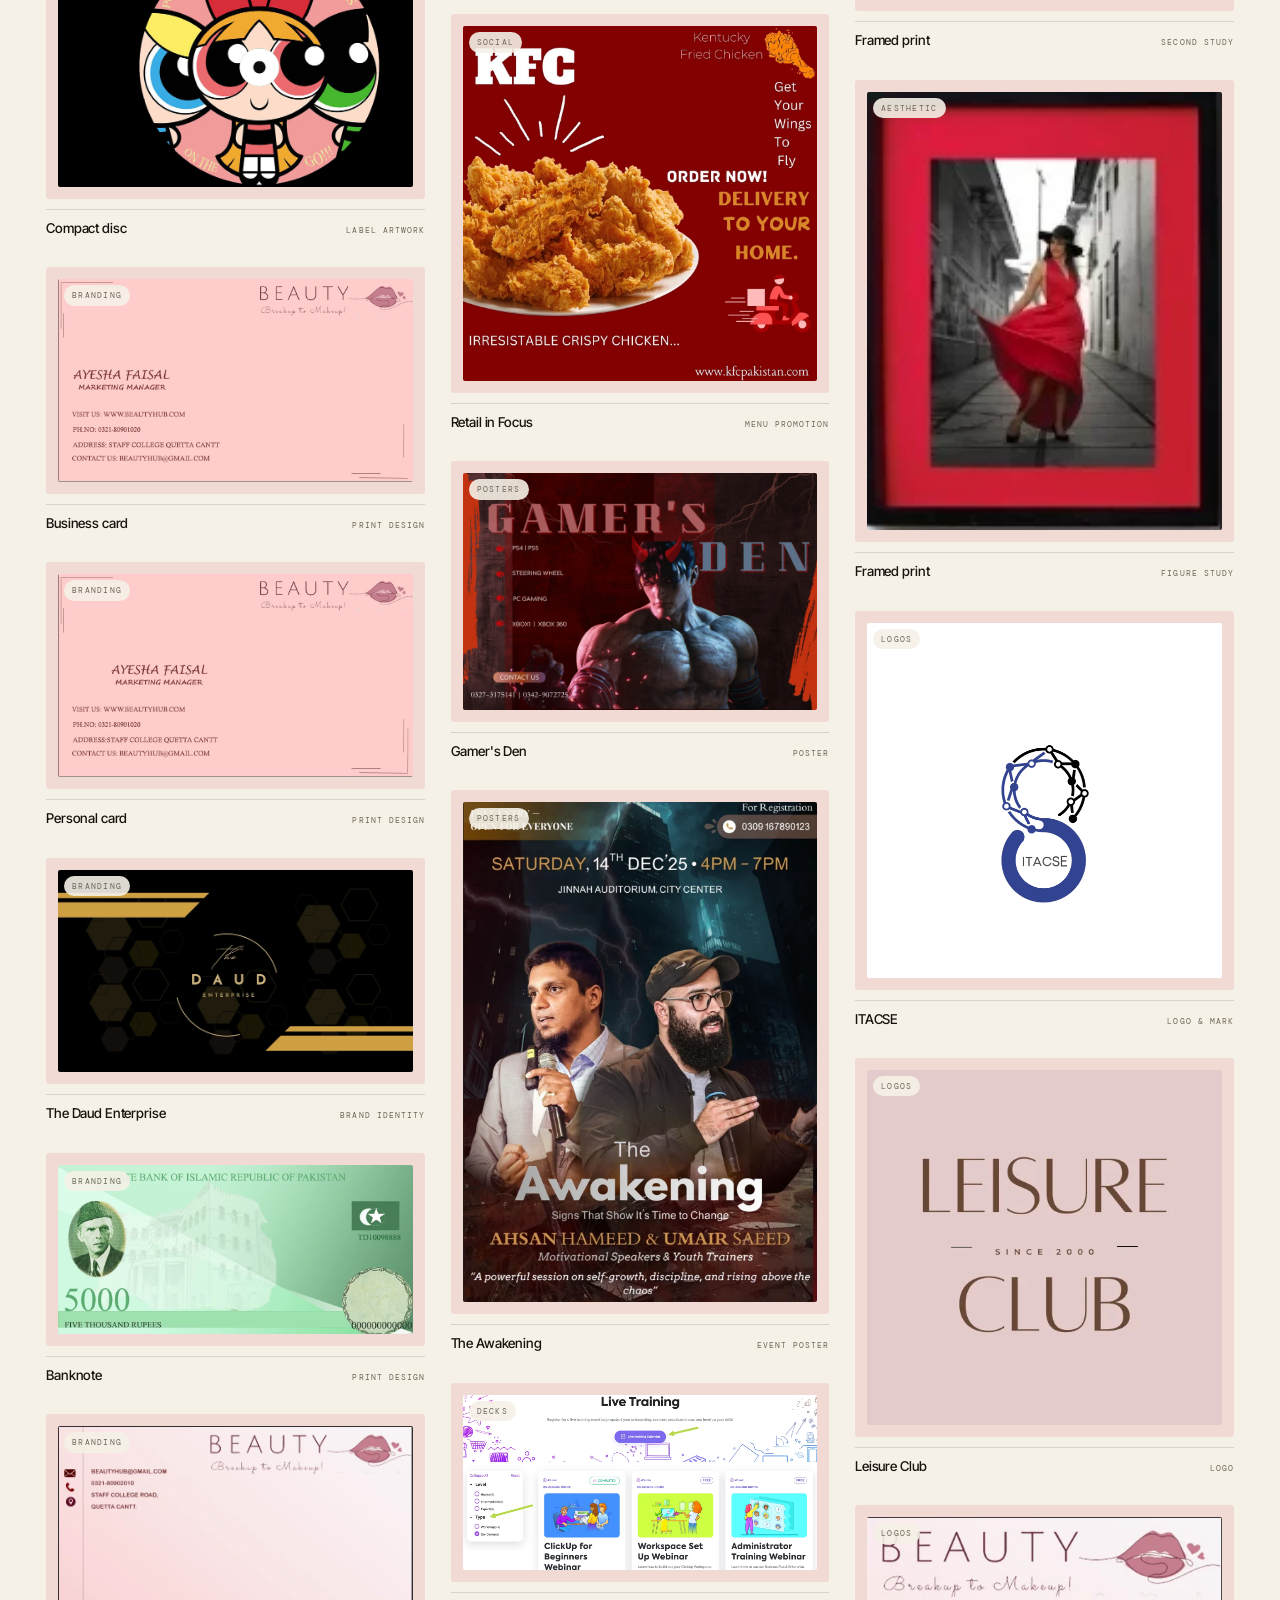
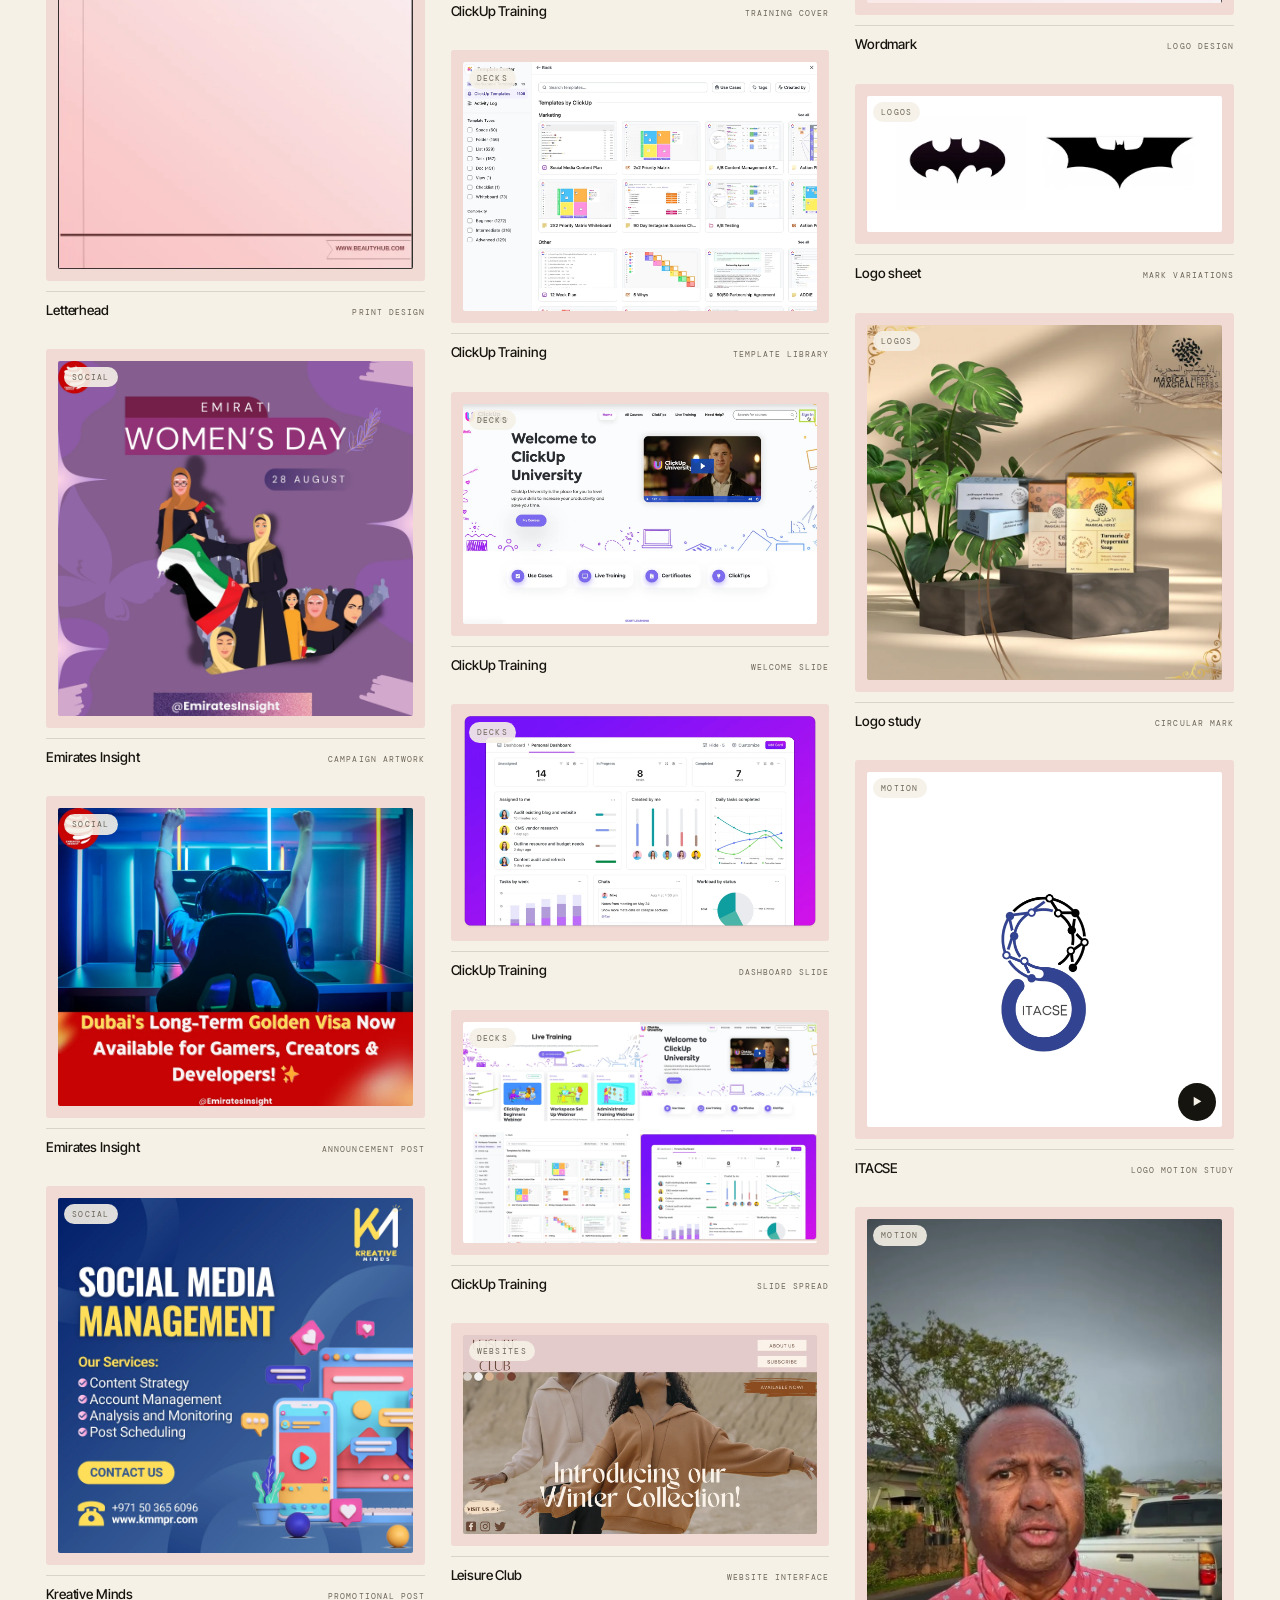
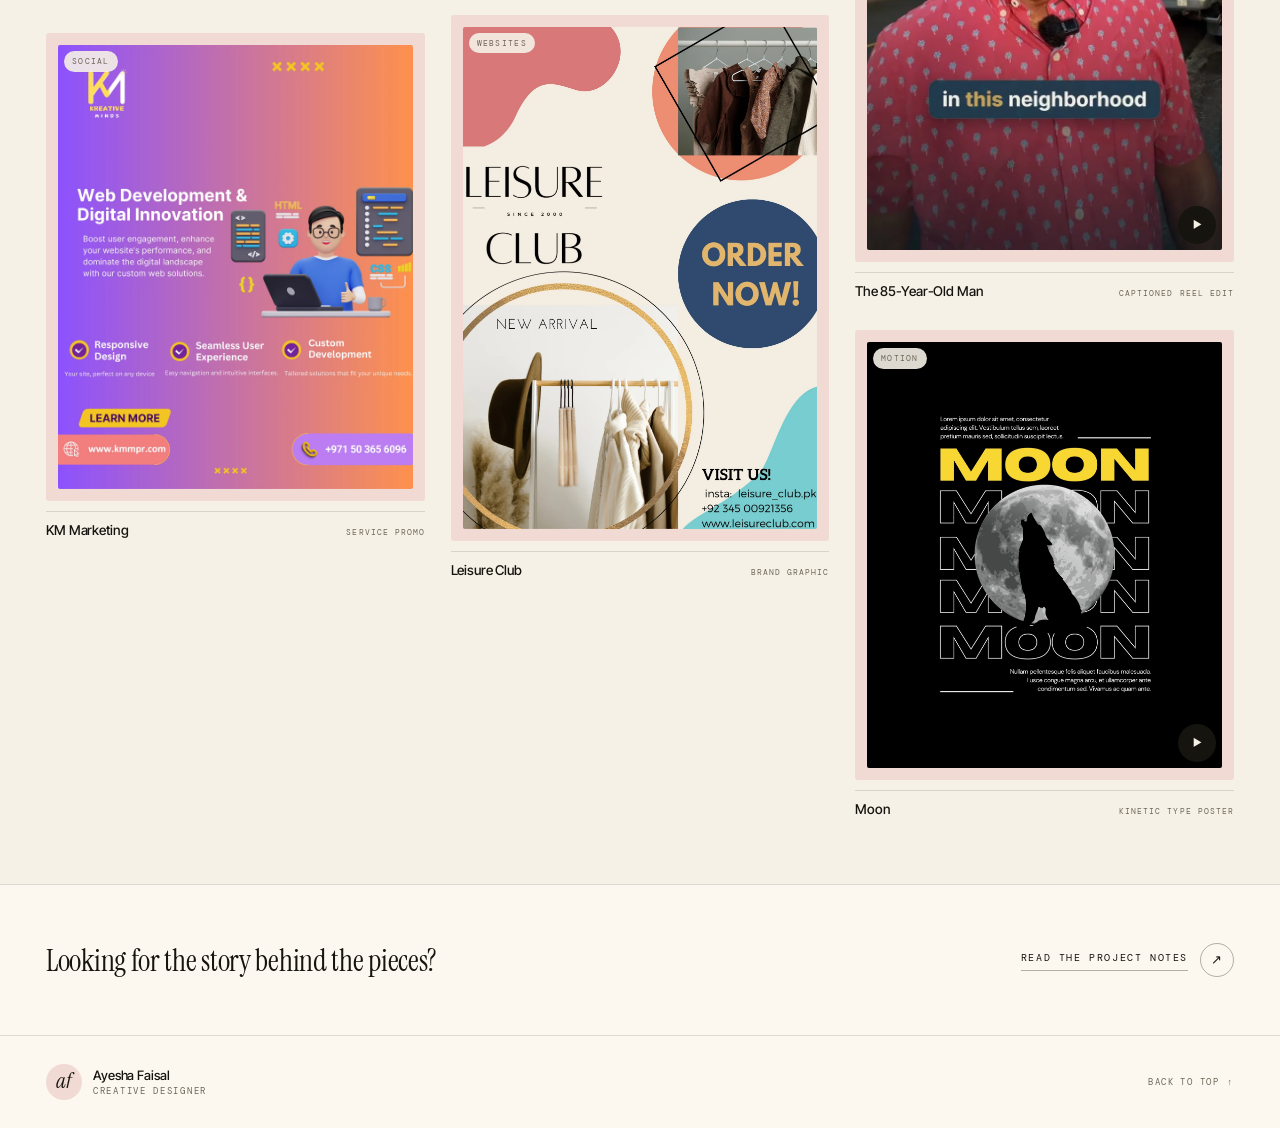
<file: archive.html>
<!doctype html>
<html lang="en" data-theme="paper">
<head>
<meta charset="utf-8">
<meta name="viewport" content="width=device-width,initial-scale=1">
<meta name="theme-color" content="#F6F1E7">
<title>The Archive — Ayesha Faisal</title>
<meta name="description" content="The archive — branding, social posts, posters, presentation decks, website interfaces, motion and logo work by Ayesha Faisal.">
<link rel="icon" href="assets/favicon.svg" type="image/svg+xml">
<link rel="preconnect" href="https://fonts.googleapis.com">
<link rel="preconnect" href="https://fonts.gstatic.com" crossorigin>
<link href="https://fonts.googleapis.com/css2?family=Bodoni+Moda:ital,wght@0,400;0,500;1,400;1,500&family=DM+Mono:wght@400;500&family=Instrument+Serif:ital@0;1&family=Inter+Tight:wght@300;400;500;600&display=swap" rel="stylesheet">
<link rel="stylesheet" href="styles.css?v=28">
<link rel="stylesheet" href="archive.css?v=2">
<script>document.documentElement.classList.add('js');</script>
</head>
<body class="arc-page">

<div class="progress" aria-hidden="true"></div>

<header class="topbar">
  <a class="brand" href="index.html" aria-label="Ayesha Faisal — home">
    <span class="brand-mark" aria-hidden="true">af</span>
    <span class="brand-name">Ayesha Faisal<em>graphic design · software engineering</em></span>
  </a>

  <nav class="nav" id="nav" aria-label="Primary">
    <a href="index.html#work">Work</a>
    <a href="archive.html" aria-current="page">Archive</a>
    <a href="index.html#about">About</a>
    <a href="index.html#contact">Contact</a>
  </nav>

  <div class="topbar-end">
    <span class="status"><span class="dot" aria-hidden="true"></span>open for projects</span>
    <a class="pill pill-ink" href="index.html#contact">say hello <span aria-hidden="true">↗</span></a>
  </div>

  <button class="menu-btn" aria-label="Open menu" aria-expanded="false" aria-controls="nav"><span></span><span></span></button>
</header>

<main>

<section class="arc-hero">
  <p class="arc-top"><span>the archive</span><span class="hide-sm">every piece, filed</span><span>36 items</span></p>
  <h1 class="arc-title reveal">everything,<br><em>filed</em><span class="dot-end">.</span></h1>
  <p class="arc-lede reveal" data-delay="1">Not just the highlights — the whole drawer, sorted into folders: branding, social, posters, presentations, websites, motion, logos and a small aesthetic shelf for the experiments. Click anything to see it full size.</p>
</section>

<div class="arc-bar">
  <div class="arc-filters" role="group" aria-label="Filter the archive">
    <button class="is-on" data-filter="all">all <small data-count="36">36</small></button>
    <button data-filter="branding">branding <small data-count="branding">8</small></button>
    <button data-filter="social">social <small data-count="social">8</small></button>
    <button data-filter="posters">posters <small data-count="posters">2</small></button>
    <button data-filter="decks">presentations <small data-count="decks">5</small></button>
    <button data-filter="web">websites <small data-count="web">2</small></button>
    <button data-filter="motion">motion <small data-count="motion">3</small></button>
    <button data-filter="logos">logos <small data-count="logos">5</small></button>
    <button data-filter="aesthetic">aesthetic <small data-count="aesthetic">7</small></button>
  </div>
</div>

<section class="arc-grid" aria-live="polite">

  <!-- ---------- branding: the soap posts ---------- -->
  <a class="arc-item" data-cat="branding" data-title="Magical Herbs — product campaign post" data-kind="img" href="assets/magical-herbs-post.webp">
    <div class="arc-plate pt-rose"><img src="assets/magical-herbs-post.webp" alt="Magical Herbs natural soap bar campaign post" loading="lazy"><span class="arc-tag">branding</span></div>
    <p class="arc-cap">Magical Herbs<span>product campaign post</span></p>
  </a>

  <a class="arc-item" data-cat="branding" data-title="Magical Herbs — soap range post" data-kind="img" href="assets/magical-herbs-range.webp">
    <div class="arc-plate pt-butter"><img src="assets/magical-herbs-range.webp" alt="Magical Herbs soap range promotion" loading="lazy"><span class="arc-tag">branding</span></div>
    <p class="arc-cap">Magical Herbs<span>range promotion</span></p>
  </a>

  <a class="arc-item" data-cat="branding" data-title="Compact disc — label artwork" data-kind="img" href="assets/daud-enterprise.webp">
    <div class="arc-plate pt-sage"><img src="assets/daud-enterprise.webp" alt="Circular illustrated compact disc label artwork" loading="lazy"><span class="arc-tag">branding</span></div>
    <p class="arc-cap">Compact disc<span>label artwork</span></p>
  </a>

  <!-- ---------- branding: cards, letterhead & the identity plate ---------- -->
  <a class="arc-item" data-cat="branding" data-title="Business card — design" data-kind="img" href="assets/card-business.webp">
    <div class="arc-plate pt-rose"><img src="assets/card-business.webp" alt="Business card design" loading="lazy"><span class="arc-tag">branding</span></div>
    <p class="arc-cap">Business card<span>print design</span></p>
  </a>

  <a class="arc-item" data-cat="branding" data-title="Personal card — design" data-kind="img" href="assets/card-personal.webp">
    <div class="arc-plate pt-butter"><img src="assets/card-personal.webp" alt="Personal business card design" loading="lazy"><span class="arc-tag">branding</span></div>
    <p class="arc-cap">Personal card<span>print design</span></p>
  </a>

  <a class="arc-item" data-cat="branding" data-title="The Daud Enterprise — brand identity" data-kind="img" href="assets/daud-identity.webp">
    <div class="arc-plate pt-shell"><img src="assets/daud-identity.webp" alt="The Daud Enterprise brand identity with gold hexagonal pattern" loading="lazy"><span class="arc-tag">branding</span></div>
    <p class="arc-cap">The Daud Enterprise<span>brand identity</span></p>
  </a>

  <a class="arc-item" data-cat="branding" data-title="Banknote — print design" data-kind="img" href="assets/currency-note.webp">
    <div class="arc-plate pt-sage"><img src="assets/currency-note.webp" alt="Five thousand rupee banknote design" loading="lazy"><span class="arc-tag">branding</span></div>
    <p class="arc-cap">Banknote<span>print design</span></p>
  </a>

  <a class="arc-item" data-cat="branding" data-title="Letterhead — design" data-kind="img" href="assets/beauty-letterhead.webp">
    <div class="arc-plate pt-rose"><img src="assets/beauty-letterhead.webp" alt="Letterhead design" loading="lazy"><span class="arc-tag">branding</span></div>
    <p class="arc-cap">Letterhead<span>print design</span></p>
  </a>

  <!-- ---------- social: pages & campaigns ---------- -->
  <a class="arc-item" data-cat="social" data-title="Emirates Insight — Emirati Women's Day" data-kind="img" href="assets/emirates-insight.webp">
    <div class="arc-plate pt-sage"><img src="assets/emirates-insight.webp" alt="Emirates Insight Emirati Women's Day campaign graphic" loading="lazy"><span class="arc-tag">social</span></div>
    <p class="arc-cap">Emirates Insight<span>campaign artwork</span></p>
  </a>

  <a class="arc-item" data-cat="social" data-title="Emirates Insight — gaming visa announcement" data-kind="img" href="assets/emirates-gaming-visa.webp">
    <div class="arc-plate pt-mist"><img src="assets/emirates-gaming-visa.webp" alt="Emirates Insight gaming visa announcement graphic" loading="lazy"><span class="arc-tag">social</span></div>
    <p class="arc-cap">Emirates Insight<span>announcement post</span></p>
  </a>

  <a class="arc-item" data-cat="social" data-title="Kreative Minds — social media services" data-kind="img" href="assets/kreative-minds-social.webp">
    <div class="arc-plate pt-butter"><img src="assets/kreative-minds-social.webp" alt="Kreative Minds social media management promotional post" loading="lazy"><span class="arc-tag">social</span></div>
    <p class="arc-cap">Kreative Minds<span>promotional post</span></p>
  </a>

  <a class="arc-item" data-cat="social" data-title="KM Marketing — web development promo" data-kind="img" href="assets/km-marketing-website.webp">
    <div class="arc-plate pt-shell"><img src="assets/km-marketing-website.webp" alt="KM Marketing web development promotional design" loading="lazy"><span class="arc-tag">social</span></div>
    <p class="arc-cap">KM Marketing<span>service promo</span></p>
  </a>

  <a class="arc-item" data-cat="social" data-title="Marketing tips — educational infographic" data-kind="img" href="assets/marketing-tips.webp">
    <div class="arc-plate pt-butter"><img src="assets/marketing-tips.webp" alt="Digital marketing tips infographic" loading="lazy"><span class="arc-tag">social</span></div>
    <p class="arc-cap">Marketing tips<span>infographic</span></p>
  </a>

  <a class="arc-item" data-cat="social" data-title="Burger promotion — offer-led retail post" data-kind="img" href="assets/burger-promotion.webp">
    <div class="arc-plate pt-rose"><img src="assets/burger-promotion.webp" alt="Burger delivery promotion design" loading="lazy"><span class="arc-tag">social</span></div>
    <p class="arc-cap">Retail in Focus<span>burger promotion</span></p>
  </a>

  <a class="arc-item" data-cat="social" data-title="Food promotion — crispy menu artwork" data-kind="img" href="assets/food-promo.webp">
    <div class="arc-plate pt-sage"><img src="assets/food-promo.webp" alt="Crispy food and drink promotion" loading="lazy"><span class="arc-tag">social</span></div>
    <p class="arc-cap">Retail in Focus<span>food promotion</span></p>
  </a>

  <a class="arc-item" data-cat="social" data-title="Fried chicken promotion" data-kind="img" href="assets/kfc-promotion.webp">
    <div class="arc-plate pt-butter"><img src="assets/kfc-promotion.webp" alt="Fried chicken promotional artwork" loading="lazy"><span class="arc-tag">social</span></div>
    <p class="arc-cap">Retail in Focus<span>menu promotion</span></p>
  </a>

  <!-- ---------- posters ---------- -->
  <a class="arc-item" data-cat="posters" data-title="Gamer's Den — gaming lounge poster" data-kind="img" href="assets/gamers-den-c.webp">
    <div class="arc-plate pt-sage"><img src="assets/gamers-den-c.webp" alt="Gamer's Den gaming lounge poster" loading="lazy"><span class="arc-tag">posters</span></div>
    <p class="arc-cap">Gamer's Den<span>poster</span></p>
  </a>

  <a class="arc-item" data-cat="posters" data-title="The Awakening — event poster" data-kind="img" href="assets/awakening-poster.webp">
    <div class="arc-plate pt-butter"><img src="assets/awakening-poster.webp" alt="The Awakening motivational event poster with Ahsan Hameed and Umair Saeed" loading="lazy"><span class="arc-tag">posters</span></div>
    <p class="arc-cap">The Awakening<span>event poster</span></p>
  </a>

  <!-- ---------- presentations ---------- -->
  <a class="arc-item" data-cat="decks" data-title="ClickUp training — deck cover" data-kind="img" href="assets/clickup-cover.webp">
    <div class="arc-plate pt-shell"><img src="assets/clickup-cover.webp" alt="ClickUp training presentation cover slide" loading="lazy"><span class="arc-tag">decks</span></div>
    <p class="arc-cap">ClickUp Training<span>training cover</span></p>
  </a>

  <a class="arc-item" data-cat="decks" data-title="ClickUp training — contents page" data-kind="img" href="assets/clickup-contents.webp">
    <div class="arc-plate pt-sage"><img src="assets/clickup-contents.webp" alt="ClickUp training table of contents slide" loading="lazy"><span class="arc-tag">decks</span></div>
    <p class="arc-cap">ClickUp Training<span>template library</span></p>
  </a>

  <a class="arc-item" data-cat="decks" data-title="ClickUp training — teaching slide" data-kind="img" href="assets/clickup-teaching.webp">
    <div class="arc-plate pt-butter"><img src="assets/clickup-teaching.webp" alt="ClickUp training instructional slide" loading="lazy"><span class="arc-tag">decks</span></div>
    <p class="arc-cap">ClickUp Training<span>welcome slide</span></p>
  </a>

  <a class="arc-item" data-cat="decks" data-title="ClickUp training — methods slide" data-kind="img" href="assets/clickup-methods.webp">
    <div class="arc-plate pt-mist"><img src="assets/clickup-methods.webp" alt="ClickUp project management methods slide" loading="lazy"><span class="arc-tag">decks</span></div>
    <p class="arc-cap">ClickUp Training<span>dashboard slide</span></p>
  </a>

  <a class="arc-item" data-cat="decks" data-title="ClickUp training — slide spread" data-kind="img" href="assets/clickup-training-collage.webp">
    <div class="arc-plate pt-rose"><img src="assets/clickup-training-collage.webp" alt="Collage of ClickUp training slides" loading="lazy"><span class="arc-tag">decks</span></div>
    <p class="arc-cap">ClickUp Training<span>slide spread</span></p>
  </a>

  <!-- ---------- websites ---------- -->
  <a class="arc-item" data-cat="web" data-title="Leisure Club — website interface" data-kind="img" href="assets/leisure-club-website.webp">
    <div class="arc-plate pt-mist"><img src="assets/leisure-club-website.webp" alt="Leisure Club fashion website interface mockup" loading="lazy"><span class="arc-tag">websites</span></div>
    <p class="arc-cap">Leisure Club<span>website interface</span></p>
  </a>

  <a class="arc-item" data-cat="web aesthetic" data-title="Leisure Club — brand graphic" data-kind="img" href="assets/leisure-club-brand.webp">
    <div class="arc-plate pt-rose"><img src="assets/leisure-club-brand.webp" alt="Leisure Club brand graphic" loading="lazy"><span class="arc-tag">websites</span></div>
    <p class="arc-cap">Leisure Club<span>brand graphic</span></p>
  </a>

  <a class="arc-item" data-cat="aesthetic" data-title="Framed print — art in a frame" data-kind="img" href="assets/frame-print-01.webp">
    <div class="arc-plate pt-rose"><img src="assets/frame-print-01.webp" alt="Framed art print" loading="lazy"><span class="arc-tag">aesthetic</span></div>
    <p class="arc-cap">Framed print<span>art print</span></p>
  </a>

  <a class="arc-item" data-cat="aesthetic" data-title="Framed print — second study" data-kind="img" href="assets/frame-print-02.webp">
    <div class="arc-plate pt-sage"><img src="assets/frame-print-02.webp" alt="Framed print, second study" loading="lazy"><span class="arc-tag">aesthetic</span></div>
    <p class="arc-cap">Framed print<span>second study</span></p>
  </a>

  <a class="arc-item" data-cat="aesthetic" data-title="Framed print — figure study" data-kind="img" href="assets/frame-print-03.webp">
    <div class="arc-plate pt-butter"><img src="assets/frame-print-03.webp" alt="Framed print of a figure in a red dress" loading="lazy"><span class="arc-tag">aesthetic</span></div>
    <p class="arc-cap">Framed print<span>figure study</span></p>
  </a>

  <!-- ---------- logos & marks ---------- -->
  <a class="arc-item" data-cat="logos aesthetic" data-title="ITACSE — logo &amp; mark" data-kind="img" href="assets/logo-animation-poster.webp">
    <div class="arc-plate pt-shell"><img src="assets/logo-animation-poster.webp" alt="ITACSE logo mark still" loading="lazy"><span class="arc-tag">logos</span></div>
    <p class="arc-cap">ITACSE<span>logo &amp; mark</span></p>
  </a>

  <a class="arc-item" data-cat="logos" data-title="Leisure Club — logo" data-kind="img" href="assets/leisure-club-logo.webp">
    <div class="arc-plate pt-rose"><img src="assets/leisure-club-logo.webp" alt="Leisure Club since 2000 logo" loading="lazy"><span class="arc-tag">logos</span></div>
    <p class="arc-cap">Leisure Club<span>logo</span></p>
  </a>

  <a class="arc-item" data-cat="logos" data-title="Wordmark study — logo" data-kind="img" href="assets/beauty-wordmark.webp">
    <div class="arc-plate pt-mist"><img src="assets/beauty-wordmark.webp" alt="Wordmark logo design" loading="lazy"><span class="arc-tag">logos</span></div>
    <p class="arc-cap">Wordmark<span>logo design</span></p>
  </a>

  <a class="arc-item" data-cat="logos" data-title="Logo sheet — mark variations" data-kind="img" href="assets/logo-sheet.webp">
    <div class="arc-plate pt-shell"><img src="assets/logo-sheet.webp" alt="Logo mark variations drawn as a vector sheet" loading="lazy"><span class="arc-tag">logos</span></div>
    <p class="arc-cap">Logo sheet<span>mark variations</span></p>
  </a>

  <a class="arc-item" data-cat="logos aesthetic" data-title="Circular mark — logo study" data-kind="img" href="assets/powerpuff-mark.webp">
    <div class="arc-plate pt-butter"><img src="assets/powerpuff-mark.webp" alt="Circular illustrated logo mark" loading="lazy"><span class="arc-tag">logos</span></div>
    <p class="arc-cap">Logo study<span>circular mark</span></p>
  </a>

  <!-- ---------- motion ---------- -->
  <a class="arc-item" data-cat="motion" data-title="ITACSE — logo motion study" data-kind="video" href="assets/logo-animation-study.mp4">
    <div class="arc-plate pt-shell">
      <img src="assets/logo-animation-poster.webp" alt="ITACSE logo motion study still" loading="lazy">
      <span class="arc-play" aria-hidden="true">▶</span>
      <span class="arc-tag">motion</span>
    </div>
    <p class="arc-cap">ITACSE<span>logo motion study</span></p>
  </a>

  <a class="arc-item" data-cat="motion" data-title="The 85-Year-Old Man — short-form reel" data-kind="video" href="assets/empty-trust-reel.mp4">
    <div class="arc-plate pt-mist">
      <img src="assets/empty-trust-poster.webp" alt="Still from the 85-year-old man short-form video edit" loading="lazy">
      <span class="arc-play" aria-hidden="true">▶</span>
      <span class="arc-tag">motion</span>
    </div>
    <p class="arc-cap">The 85-Year-Old Man<span>captioned reel edit</span></p>
  </a>

  <a class="arc-item" data-cat="motion aesthetic" data-title="Moon — kinetic typography poster" data-kind="video" href="assets/moon-typography-study.mp4">
    <div class="arc-plate pt-sage">
      <img src="assets/moon-typography-poster.webp" alt="Moon kinetic typography motion poster still" loading="lazy">
      <span class="arc-play" aria-hidden="true">▶</span>
      <span class="arc-tag">motion</span>
    </div>
    <p class="arc-cap">Moon<span>kinetic type poster</span></p>
  </a>

  <p class="arc-empty" hidden>Nothing in this folder yet.</p>
</section>

<section class="arc-foot">
  <p class="arc-foot-line">Looking for the story behind the pieces?</p>
  <a class="link-big" href="index.html#projects"><span>read the project notes</span><span class="ring" aria-hidden="true">↗</span></a>
</section>

</main>

<footer class="foot">
  <a class="brand" href="index.html">
    <span class="brand-mark" aria-hidden="true">af</span>
    <span class="brand-name">Ayesha Faisal<em>creative designer</em></span>
  </a>
  <a class="to-top" href="#">back to top <span aria-hidden="true">↑</span></a>
</footer>

<!-- lightbox -->
<div class="lb" id="lb" hidden>
  <button class="lb-close" aria-label="Close">✕</button>
  <figure class="lb-frame">
    <img class="lb-img" alt="" hidden>
    <div class="lb-video" hidden></div>
    <figcaption class="lb-cap"></figcaption>
  </figure>
</div>

<script src="script.js"></script>
<script src="archive.js"></script>
</body>
</html>
</file>
<file: styles.css>
/* ============================================================
   Ayesha Faisal — editorial portfolio
   paper · hairlines · big quiet type
   ============================================================ */

/* ---------- tokens ---------------------------------------- */
:root{
  --paper:#F6F1E7;
  --page:#FCF8F0;
  --ink:#16140E;
  --muted:#6E6759;
  --rule:rgba(22,20,14,.13);
  --rule-2:rgba(22,20,14,.32);

  --accent:#B8553F;
  --rose:#F1DAD4;
  --sage:#DFE3CF;
  --butter:#F1E5C3;
  --mist:#D9E1E5;
  --shell:#EDE1D6;

  --sans:"Inter Tight",system-ui,-apple-system,"Segoe UI",sans-serif;
  --serif:"Instrument Serif",Georgia,serif;
  --display:"Bodoni Moda","Instrument Serif",Georgia,serif;
  --mono:"DM Mono",ui-monospace,SFMono-Regular,Menlo,monospace;

  --pad:clamp(18px,3.6vw,52px);
  --maxw:1500px;
  --r:3px;
  --ease:cubic-bezier(.2,.7,.2,1);
}

html[data-theme="sage"]{
  --paper:#EEF0E5; --page:#F7F8EF; --ink:#1B211A; --muted:#67705C;
  --rule:rgba(27,33,26,.15); --rule-2:rgba(27,33,26,.34);
  --accent:#6B7A4B;
  --rose:#E9DAD3; --sage:#D6DEC2; --butter:#EDE6CA; --mist:#D5DEDC; --shell:#E4E2D1;
}
html[data-theme="blush"]{
  --paper:#FAEDE8; --page:#FEF8F3; --ink:#2A1C19; --muted:#7C655D;
  --rule:rgba(42,28,25,.14); --rule-2:rgba(42,28,25,.32);
  --accent:#B45C68;
  --rose:#F3D8D5; --sage:#E2E3D2; --butter:#F4E6C9; --mist:#DCE3E6; --shell:#F0DED4;
}
html[data-theme="noir"]{
  --paper:#121110; --page:#1A1917; --ink:#F4EEE2; --muted:#A29B8B;
  --rule:rgba(244,238,226,.15); --rule-2:rgba(244,238,226,.4);
  --accent:#E2A78F;
  --rose:#3A2A28; --sage:#2B2F26; --butter:#33301F; --mist:#242A2D; --shell:#2E2A26;
}

/* ---------- base ------------------------------------------ */
*,*::before,*::after{box-sizing:border-box}
html{-webkit-text-size-adjust:100%;scroll-behavior:smooth}
body{
  margin:0;
  background:var(--paper);
  color:var(--ink);
  font-family:var(--sans);
  font-size:16px;
  line-height:1.58;
  font-weight:400;
  -webkit-font-smoothing:antialiased;
  text-rendering:optimizeLegibility;
  overflow-x:hidden;
  transition:background-color .45s ease,color .45s ease;
}
body,.topbar,.plate,.case,.film,.statement,.foot,.pill,.filters button{
  transition-property:background-color,border-color,color;
  transition-duration:.45s;
  transition-timing-function:ease;
}
img,video,svg{display:block;max-width:100%}
img{height:auto}
video{width:100%;height:auto}
a{color:inherit;text-decoration:none}
h1,h2,h3,p,figure,dl,dd,ul{margin:0;padding:0}
ul{list-style:none}
button{font:inherit;color:inherit;background:none;border:0;cursor:pointer}
::selection{background:var(--accent);color:var(--paper)}
:focus-visible{outline:2px solid var(--accent);outline-offset:3px}

.progress{position:fixed;left:0;top:0;height:2px;width:0;background:var(--accent);z-index:200}

/* ---------- helpers --------------------------------------- */
.kicker{
  display:flex;align-items:center;gap:12px;
  font-family:var(--mono);font-size:10px;line-height:1;
  letter-spacing:.2em;text-transform:uppercase;color:var(--muted);
}
.kicker b{font-weight:400;color:var(--accent)}
.kicker::after{content:"";flex:1;height:1px;background:var(--rule)}

.pill{
  display:inline-flex;align-items:center;gap:7px;
  padding:9px 15px;border:1px solid var(--rule-2);border-radius:999px;
  font-family:var(--mono);font-size:10px;line-height:1;letter-spacing:.14em;
  text-transform:uppercase;color:var(--ink);white-space:nowrap;
  transition:background-color .3s,color .3s,border-color .3s;
}
.pill:hover{background:var(--ink);border-color:var(--ink);color:var(--paper)}
.pill-ink{background:var(--ink);border-color:var(--ink);color:var(--paper)}
.pill-ink:hover{background:var(--accent);border-color:var(--accent)}

.pills{display:flex;flex-wrap:wrap;gap:7px}
.pills li{
  padding:7px 12px;border:1px solid var(--rule);border-radius:999px;
  font-family:var(--mono);font-size:9.5px;line-height:1;letter-spacing:.12em;
  text-transform:uppercase;color:var(--muted);
}

.dot{width:5px;height:5px;border-radius:50%;background:var(--accent);display:inline-block}

.ring{
  width:34px;height:34px;border-radius:50%;border:1px solid var(--rule-2);
  display:grid;place-items:center;font-size:13px;flex:0 0 auto;
  transition:background-color .3s,color .3s,border-color .3s,transform .3s;
}
a:hover .ring{background:var(--ink);border-color:var(--ink);color:var(--paper);transform:rotate(45deg)}

/* ---------- top bar --------------------------------------- */
.topbar{
  position:sticky;top:0;z-index:100;
  display:grid;grid-template-columns:auto 1fr auto;align-items:center;gap:clamp(16px,3vw,44px);
  height:72px;padding:0 var(--pad);
  border-bottom:1px solid var(--rule);
  background:color-mix(in srgb,var(--paper) 90%,transparent);
  backdrop-filter:blur(14px);
}
.brand{display:flex;align-items:center;gap:11px}
.brand-mark{
  width:36px;height:36px;border-radius:50%;background:var(--rose);
  display:grid;place-items:center;
  font-family:var(--serif);font-style:italic;font-size:21px;line-height:1;
  padding-bottom:2px;
}
.brand-name{display:flex;flex-direction:column;font-size:13px;font-weight:500;line-height:1.15;letter-spacing:-.01em}
.brand-name em{
  font-family:var(--mono);font-style:normal;font-weight:400;font-size:8.5px;
  letter-spacing:.2em;text-transform:uppercase;color:var(--muted);margin-top:4px;
}

.nav{display:flex;justify-content:center;gap:clamp(14px,2.4vw,34px)}
.nav a{
  display:inline-flex;align-items:baseline;gap:6px;
  font-family:var(--mono);font-size:10px;letter-spacing:.16em;text-transform:uppercase;
  padding:6px 2px;border-bottom:1px solid transparent;transition:border-color .25s,color .25s;
}
.nav a i{font-style:normal;font-size:8px;color:var(--muted)}
.nav a:hover{border-color:var(--ink)}

.topbar-end{display:flex;align-items:center;gap:16px}
.status{
  display:inline-flex;align-items:center;gap:7px;
  font-family:var(--mono);font-size:9px;letter-spacing:.16em;text-transform:uppercase;color:var(--muted);
}

.menu-btn{display:none;width:40px;height:40px;position:relative;margin-left:auto}
.menu-btn span{
  position:absolute;left:10px;right:10px;height:1px;background:var(--ink);
  transition:transform .3s var(--ease),opacity .3s;
}
.menu-btn span:first-child{top:17px}
.menu-btn span:last-child{top:24px}
.menu-btn[aria-expanded="true"] span:first-child{transform:translateY(3.5px) rotate(45deg)}
.menu-btn[aria-expanded="true"] span:last-child{transform:translateY(-3.5px) rotate(-45deg)}

/* ---------- hero ------------------------------------------ */
.hero{padding:clamp(22px,3vw,38px) var(--pad) clamp(30px,4vw,56px)}
.hero-top{
  display:flex;justify-content:space-between;gap:18px;flex-wrap:wrap;
  font-family:var(--mono);font-size:9px;letter-spacing:.2em;text-transform:uppercase;color:var(--muted);
  padding-bottom:14px;border-bottom:1px solid var(--rule);
}

.hero-grid{
  display:grid;grid-template-columns:minmax(0,1fr) clamp(230px,27vw,370px);
  column-gap:clamp(18px,3vw,48px);align-items:center;
  padding-top:clamp(18px,2.6vw,38px);
}
.hero-left{min-width:0}
.cover-eyebrow{
  display:flex;align-items:center;gap:10px;
  font-family:var(--mono);font-size:9px;letter-spacing:.2em;text-transform:uppercase;color:var(--muted);
}
.eyebrow-rule{width:clamp(26px,4vw,54px);height:1px;background:var(--accent);display:inline-block}

.cover-name{
  margin-top:clamp(12px,1.8vw,24px);
  font-family:var(--display);font-weight:400;
  line-height:.82;letter-spacing:-.03em;
}
.cover-name .ln{display:block}
.cover-name .n1{
  font-size:clamp(44px,6.6vw,104px);font-style:italic;letter-spacing:0;
  padding-left:.05em;
}
.cover-name .n2{
  margin-top:-.04em;
  font-size:clamp(62px,11.4vw,182px);
  text-transform:uppercase;letter-spacing:.005em;
}
.cover-name .w{padding:.04em .1em .12em;margin:-.04em -.1em -.12em}
.cover-role{
  display:flex;align-items:center;gap:12px;flex-wrap:wrap;
  margin-top:clamp(14px,2vw,22px);
  font-family:var(--mono);font-size:9px;letter-spacing:.2em;text-transform:uppercase;color:var(--muted);
}
.cover-role i{font-style:normal;color:var(--accent)}
.dot-end{color:var(--accent)}

.hero-plate{position:relative;width:100%}
.hero-plate-img{background:var(--rose);padding:clamp(9px,1vw,15px);border-radius:var(--r)}
.hero-plate-img img{width:100%;aspect-ratio:1273/1800;object-fit:contain;border-radius:2px}
.hero-plate figcaption{
  display:flex;justify-content:space-between;gap:10px;margin-top:10px;
  font-family:var(--mono);font-size:8.5px;letter-spacing:.16em;text-transform:uppercase;color:var(--muted);
}

.seal{
  position:absolute;left:-46px;bottom:46px;
  width:104px;height:104px;border-radius:50%;
  background:var(--accent);color:var(--paper);
  display:grid;place-items:center;
  box-shadow:0 14px 26px -18px rgba(22,20,14,.65);
  transition:transform .4s var(--ease),box-shadow .4s var(--ease);
}
.seal-ring{position:absolute;inset:0;animation:spin 30s linear infinite}
.seal svg{width:100%;height:100%}
.seal text{
  font-family:var(--mono);font-size:11px;letter-spacing:.13em;
  text-transform:uppercase;fill:currentColor;
}
.seal-arrow{position:relative;font-size:19px;line-height:1}
.seal:hover{transform:scale(1.07) rotate(-6deg)}
@keyframes spin{to{transform:rotate(360deg)}}

.hero-lines{
  margin-top:clamp(14px,1.9vw,26px);
  font-size:clamp(26px,3.9vw,60px);
  line-height:1.04;letter-spacing:-.045em;font-weight:500;
}
.hero-lines .ln{display:block}
.hero-lines .b{padding-left:clamp(0px,6vw,120px)}
.hero-lines em{
  font-family:var(--serif);font-style:italic;font-weight:400;
  background-image:linear-gradient(transparent 56%,var(--butter) 56%,var(--butter) 90%,transparent 90%);
  padding:0 .04em;
}

.hero-row{
  display:grid;grid-template-columns:minmax(0,1.05fr) minmax(0,.85fr) auto;
  gap:clamp(20px,3vw,48px);align-items:center;
  margin-top:clamp(24px,3.4vw,44px);padding-top:clamp(16px,2vw,24px);
  border-top:1px solid var(--rule);
}
.lede{font-size:15px;line-height:1.65;max-width:44ch;color:color-mix(in srgb,var(--ink) 82%,var(--muted))}
.link-big{
  display:inline-flex;align-items:center;gap:12px;
  font-family:var(--mono);font-size:10px;letter-spacing:.16em;text-transform:uppercase;
}
.link-big span:first-child{border-bottom:1px solid var(--rule-2);padding-bottom:4px}
.link-big:hover span:first-child{border-color:var(--ink)}

.facts-strip{
  display:grid;grid-template-columns:repeat(4,1fr);
  gap:0;margin-top:clamp(24px,3.2vw,42px);
  border-top:1px solid var(--rule);
}
.facts-strip div{padding:14px clamp(12px,1.6vw,22px) 0 0}
.facts-strip div + div{padding-left:clamp(12px,1.6vw,22px);border-left:1px solid var(--rule)}
.facts-strip dt{
  font-family:var(--mono);font-size:8.5px;letter-spacing:.18em;text-transform:uppercase;color:var(--muted);
}
.facts-strip dd{margin:5px 0 0;font-size:13.5px;line-height:1.4}

/* ---------- marquee --------------------------------------- */
.band{
  border-block:1px solid var(--rule);background:var(--page);
  overflow:hidden;padding:clamp(10px,1.4vw,16px) 0;
}
.marquee{display:flex;width:max-content;animation:slide 52s linear infinite}
.band:hover .marquee{animation-play-state:paused}
.track{display:flex;align-items:center;gap:clamp(24px,3vw,52px);padding-right:clamp(24px,3vw,52px)}
.track span{
  display:inline-flex;align-items:center;gap:clamp(24px,3vw,52px);
  font-family:var(--serif);font-style:italic;font-size:clamp(17px,1.9vw,25px);
  white-space:nowrap;color:color-mix(in srgb,var(--ink) 78%,var(--muted));
}
.track b{font-style:normal;font-family:var(--sans);font-size:11px;color:var(--accent)}
@keyframes slide{to{transform:translateX(-50%)}}

/* ---------- sections -------------------------------------- */
.section{padding:clamp(48px,6.4vw,104px) var(--pad)}
.sec-head{
  display:grid;grid-template-columns:minmax(0,1fr) minmax(180px,30ch);
  column-gap:clamp(24px,4vw,72px);row-gap:14px;align-items:end;
  padding-bottom:clamp(26px,3.4vw,44px);
}
.sec-head .kicker{grid-column:1/-1}
.sec-head h2{
  font-size:clamp(30px,4.4vw,64px);
  line-height:.98;letter-spacing:-.045em;font-weight:500;
}
.sec-head h2 em{font-family:var(--serif);font-style:italic;font-weight:400}
.sec-note{font-size:14px;line-height:1.65;color:var(--muted);max-width:32ch}

/* ---------- filters --------------------------------------- */
.filters{display:flex;flex-wrap:wrap;gap:7px;margin-bottom:clamp(26px,3.4vw,44px)}
.filters button{
  display:inline-flex;align-items:center;gap:8px;
  padding:9px 15px;border:1px solid var(--rule);border-radius:999px;
  font-family:var(--mono);font-size:10px;letter-spacing:.13em;text-transform:uppercase;
  color:var(--muted);
}
.filters button:hover{border-color:var(--rule-2);color:var(--ink)}
.filters button.is-on{background:var(--ink);border-color:var(--ink);color:var(--paper)}
.filters small{font-size:8.5px;opacity:.6}

/* ---------- project grid ---------------------------------- */
.projects{
  display:grid;grid-template-columns:repeat(2,minmax(0,1fr));
  gap:clamp(28px,4vw,66px) clamp(18px,2.6vw,44px);
}
.project:nth-child(even){margin-top:clamp(28px,5.5vw,86px)}
.project[hidden]{display:none}

.plate{
  position:relative;background:var(--rose);
  padding:clamp(11px,1.5vw,22px);border-radius:var(--r);
}
.pt-rose{background:var(--rose)}
.pt-sage{background:var(--sage)}
.pt-butter{background:var(--butter)}
.pt-mist{background:var(--mist)}
.pt-shell{background:var(--shell)}

.plate-img{overflow:hidden;border-radius:2px;background:transparent}
.ratio-45{aspect-ratio:4/5}
.ratio-43{aspect-ratio:4/3}
.plate-video{display:block;height:100%;width:auto;max-width:100%;margin:0 auto;object-fit:contain;border-radius:2px}
.plate-img img{width:100%;height:100%;object-fit:contain;transition:transform .8s var(--ease)}
.hit:hover .plate-img img{transform:scale(1.03)}

.badge{
  position:absolute;right:clamp(5px,1vw,12px);bottom:clamp(5px,1vw,12px);
  width:38px;height:38px;border-radius:50%;background:var(--paper);
  display:grid;place-items:center;
  font-family:var(--mono);font-size:9.5px;letter-spacing:.08em;
}
.badge.top{top:clamp(5px,1vw,12px);bottom:auto}

.p-meta{
  display:flex;justify-content:space-between;align-items:flex-start;gap:14px;
  margin-top:14px;padding-top:12px;border-top:1px solid var(--rule);
}
.p-meta h3{font-size:clamp(17px,1.5vw,21px);font-weight:500;letter-spacing:-.02em;line-height:1.2}
.p-meta p{
  margin-top:6px;font-family:var(--mono);font-size:8.5px;letter-spacing:.13em;
  text-transform:uppercase;color:var(--muted);
}
.p-meta p i{font-style:normal;padding:0 5px;opacity:.5}
.arrow{
  width:30px;height:30px;border-radius:50%;border:1px solid var(--rule);
  display:grid;place-items:center;font-size:12px;flex:0 0 auto;
  transition:background-color .3s,color .3s,transform .3s,border-color .3s;
}
.hit:hover .arrow{background:var(--ink);border-color:var(--ink);color:var(--paper);transform:rotate(45deg)}
.hit:hover .arrow.play{transform:none}
.arrow.play{font-size:9px}

/* ---------- statement ------------------------------------- */
.statement{
  background:var(--rose);
  border-block:1px solid var(--rule);
  padding:clamp(46px,6.4vw,100px) var(--pad);
  text-align:center;
}
.statement .kicker{justify-content:center}
.statement .kicker::after{display:none}
.quote{
  margin:clamp(22px,3vw,40px) auto 0;max-width:24ch;
  font-size:clamp(25px,3.8vw,56px);line-height:1.14;letter-spacing:-.035em;font-weight:500;
  text-wrap:balance;
}
.quote em{font-family:var(--serif);font-style:italic;font-weight:400}
.quote-sign{
  display:block;margin-top:clamp(18px,2.4vw,30px);
  font-family:var(--mono);font-size:9px;letter-spacing:.18em;text-transform:uppercase;color:var(--muted);
}

/* ---------- case notes ------------------------------------ */
.case-list{display:grid;gap:clamp(16px,2.2vw,30px)}
.case{
  display:grid;grid-template-columns:minmax(0,.85fr) minmax(0,1.3fr);
  gap:clamp(22px,3.6vw,60px);
  padding:clamp(18px,2.4vw,38px);
  background:var(--page);border:1px solid var(--rule);border-radius:var(--r);
}
.case:nth-child(even){grid-template-columns:minmax(0,1.3fr) minmax(0,.85fr)}
.case:nth-child(even) .case-text{order:2}

.case-text{align-self:start}
.case-no{
  font-family:var(--mono);font-size:9px;letter-spacing:.18em;text-transform:uppercase;color:var(--muted);
}
.case-no i{font-style:normal;opacity:.5;padding:0 4px}
.case-text h3{
  margin-top:12px;font-size:clamp(25px,2.9vw,42px);line-height:1;letter-spacing:-.04em;font-weight:500;
}
.case-text h3 span{color:var(--accent)}
.case-text > p{margin-top:14px;font-size:14.5px;line-height:1.66;color:color-mix(in srgb,var(--ink) 80%,var(--muted));max-width:46ch}
.tags{display:flex;flex-wrap:wrap;gap:6px;margin-top:20px}
.tags li{
  padding:6px 11px;border:1px solid var(--rule);border-radius:999px;
  font-family:var(--mono);font-size:9px;letter-spacing:.12em;text-transform:uppercase;color:var(--muted);
}

.case-media{display:grid;grid-template-columns:repeat(2,minmax(0,1fr));gap:9px;align-content:start}
.shot{background:var(--rose);border-radius:2px;padding:7px}
.shot img{width:100%;aspect-ratio:1/1;object-fit:contain;border-radius:1px}
.shot.wide{grid-column:1/-1}
.shot.wide img{aspect-ratio:4/3}
.case-media .shot:last-child:nth-child(2){grid-column:1/-1}
.case-media.four .shot{grid-column:auto}

/* ---------- motion ---------------------------------------- */
.motion-grid{display:grid;grid-template-columns:repeat(2,minmax(0,1fr));gap:clamp(20px,3vw,48px)}
.film{padding:clamp(8px,1vw,14px);border-radius:var(--r);margin:12px 0 16px}
.film video{border-radius:2px;background:#000}
.film-no{
  font-family:var(--mono);font-size:9px;letter-spacing:.18em;text-transform:uppercase;color:var(--muted);
}
.film-no i{font-style:normal;opacity:.5;padding:0 4px}
.motion-grid h3{font-size:clamp(16px,1.5vw,21px);font-weight:500;letter-spacing:-.02em}

/* ---------- about ----------------------------------------- */
.about{
  background:var(--page);border-block:1px solid var(--rule);
  padding:clamp(48px,6.4vw,104px) var(--pad);
}
.about-grid{display:grid;grid-template-columns:minmax(0,.95fr) minmax(0,1.05fr);gap:clamp(26px,5vw,80px)}
.about-quote{
  margin-top:clamp(20px,2.6vw,34px);
  font-family:var(--serif);font-size:clamp(28px,3.4vw,48px);line-height:1.02;letter-spacing:-.01em;
  text-wrap:balance;
}
.about-quote em{font-style:italic}
.af-note{
  display:inline-flex;align-items:center;gap:14px;margin-top:clamp(26px,4vw,52px);
  padding:12px 22px 12px 14px;border:1px solid var(--rule-2);border-radius:999px;
  transform:rotate(-2.5deg);background:var(--paper);
}
.af-big{font-family:var(--serif);font-style:italic;font-size:26px;line-height:1}
.af-note span:last-child{
  font-family:var(--mono);font-size:8.5px;letter-spacing:.14em;text-transform:uppercase;
  line-height:1.75;color:var(--muted);
}
.about-right .lead{font-size:clamp(16px,1.35vw,19px);line-height:1.55;letter-spacing:-.01em}
.about-right > p + p{margin-top:14px;font-size:14.5px;line-height:1.68;color:var(--muted);max-width:52ch}

.facts{margin-top:clamp(22px,3vw,34px)}
.facts div{
  display:grid;grid-template-columns:1fr 1fr;gap:14px;align-items:baseline;
  padding:11px 0;border-top:1px solid var(--rule);
}
.facts div:last-child{border-bottom:1px solid var(--rule)}
.facts dt{font-family:var(--mono);font-size:8.5px;letter-spacing:.18em;text-transform:uppercase;color:var(--muted)}
.facts dd{margin:0;font-size:13.5px}

.tools{margin-top:clamp(22px,3vw,32px)}
.tools > span{
  font-family:var(--mono);font-size:8.5px;letter-spacing:.18em;text-transform:uppercase;color:var(--muted);
}
.tools .pills{margin-top:10px}

/* ---------- profile --------------------------------------- */
.profile{padding-top:clamp(40px,5.4vw,80px)}
.profile-head{
  display:flex;align-items:center;justify-content:space-between;gap:14px 26px;flex-wrap:wrap;
  padding-bottom:clamp(18px,2.6vw,30px);border-bottom:1px solid var(--rule);
}
.profile-head .kicker{flex:1 1 220px}
.profile-meta{
  font-family:var(--mono);font-size:9px;letter-spacing:.18em;text-transform:uppercase;color:var(--muted);
}
.profile-grid{
  display:grid;grid-template-columns:clamp(230px,25vw,330px) minmax(0,1fr);
  gap:clamp(28px,4.6vw,72px);align-items:start;
  padding-top:clamp(24px,3.6vw,48px);
}
.profile-card{position:relative;margin:0;transform:rotate(-2deg)}
.profile-portrait{
  position:relative;aspect-ratio:3/4;overflow:hidden;
  background:var(--ink);color:var(--paper);
  box-shadow:0 24px 44px -30px rgba(22,20,14,.7);
}
.profile-portrait::before{
  content:"";position:absolute;inset:11px;z-index:5;pointer-events:none;
  border:1px solid color-mix(in srgb,var(--paper) 30%,transparent);
}
.profile-portrait::after{
  content:"";position:absolute;inset:0;z-index:3;pointer-events:none;
  background:linear-gradient(180deg,rgba(13,12,10,.5) 0%,rgba(13,12,10,0) 34%,rgba(13,12,10,.1) 56%,rgba(13,12,10,.88) 100%);
}
.pf-photo{
  position:absolute;inset:0;width:100%;height:100%;z-index:1;
  object-fit:cover;object-position:50% 24%;
  filter:grayscale(1) contrast(1.18) brightness(.94) sepia(.06);
}
.pf-big{
  position:absolute;left:0;right:0;top:clamp(4px,1.2vw,14px);z-index:2;
  font-family:var(--display);font-weight:500;font-size:clamp(46px,6.4vw,84px);
  line-height:.8;letter-spacing:-.045em;text-transform:uppercase;text-align:center;
  color:transparent;-webkit-text-stroke:1.3px rgba(247,242,232,.7);
}
.pf-side{
  position:absolute;left:11px;top:52%;z-index:4;
  transform:rotate(-90deg) translateX(-50%);transform-origin:left center;
  font-family:var(--mono);font-size:7px;letter-spacing:.3em;text-transform:uppercase;white-space:nowrap;
  color:rgba(247,242,232,.58);
}
.pf-name{
  position:absolute;z-index:4;left:22px;bottom:38px;
  font-family:var(--mono);font-size:9px;letter-spacing:.24em;text-transform:uppercase;
}
.pf-role{
  position:absolute;z-index:4;right:22px;left:22px;bottom:20px;
  font-family:var(--mono);font-size:7.5px;letter-spacing:.16em;text-transform:uppercase;opacity:.62;
}
.pf-second{
  position:absolute;z-index:6;right:-18px;bottom:14px;width:38%;height:clamp(120px,15vw,168px);
  padding:5px 5px 14px;background:#FFFDF8;transform:rotate(5deg);
  box-shadow:0 16px 30px -18px rgba(22,20,14,.62);
  transition:transform .5s var(--ease);
}
.pf-second img{width:100%;height:100%;object-fit:cover;object-position:50% 18%;display:block;border-radius:1px}
.pf-second:hover{transform:rotate(0) scale(1.04)}
@media (max-width:560px){
  .pf-second{right:-8px;bottom:6px;width:42%;height:104px}
  .pf-big{font-size:clamp(38px,12vw,56px)}
}
.profile-card figcaption{
  display:flex;justify-content:space-between;gap:10px;margin-top:11px;
  font-family:var(--mono);font-size:8px;letter-spacing:.14em;text-transform:uppercase;color:var(--muted);
}
.profile-copy h2{
  font-size:clamp(28px,3.6vw,52px);line-height:1.02;letter-spacing:-.035em;font-weight:500;
  max-width:19ch;
}
.profile-copy h2 em{font-family:var(--serif);font-style:italic;font-weight:400}
.profile-copy .lead{
  margin-top:clamp(16px,2.2vw,26px);max-width:52ch;
  font-size:clamp(16px,1.35vw,19px);line-height:1.55;letter-spacing:-.01em;
}
.profile-copy p + p{margin-top:12px;font-size:14.5px;line-height:1.68;color:var(--muted);max-width:56ch}
.profile-facts{
  display:grid;grid-template-columns:1fr 1fr;gap:0;
  margin-top:clamp(22px,3vw,34px);border-top:1px solid var(--rule);
}
.profile-facts div{padding:12px 16px 12px 0;border-bottom:1px solid var(--rule)}
.profile-facts div:nth-child(even){padding-left:16px;border-left:1px solid var(--rule)}
.profile-facts dt{
  font-family:var(--mono);font-size:8.5px;letter-spacing:.18em;text-transform:uppercase;color:var(--muted);
}
.profile-facts dd{margin:5px 0 0;font-size:13.5px}
.profile-tools{margin-top:clamp(20px,2.6vw,28px);display:flex;align-items:center;gap:14px;flex-wrap:wrap}
.profile-tools > span{
  font-family:var(--mono);font-size:8.5px;letter-spacing:.18em;text-transform:uppercase;color:var(--muted);
}

/* ---------- expertise ------------------------------------- */
.expertise-grid{display:grid;grid-template-columns:1fr 1fr;border-top:1px solid var(--rule)}
.exp{padding:clamp(18px,2.4vw,34px) 0;border-bottom:1px solid var(--rule)}
.exp:nth-child(odd){padding-right:clamp(18px,3vw,52px);border-right:1px solid var(--rule)}
.exp:nth-child(even){padding-left:clamp(18px,3vw,52px)}
.exp-no{font-family:var(--mono);font-size:9px;letter-spacing:.18em;color:var(--accent)}
.exp h3{margin-top:10px;font-size:clamp(18px,1.9vw,26px);font-weight:500;letter-spacing:-.025em;line-height:1.15}
.exp p{margin-top:8px;font-size:13.5px;line-height:1.6;color:var(--muted);max-width:34ch}

/* ---------- contact --------------------------------------- */
.contact{padding:clamp(52px,7vw,120px) var(--pad) clamp(40px,5vw,72px);border-top:1px solid var(--rule)}
.contact h2{
  margin-top:clamp(18px,2.4vw,32px);
  font-size:clamp(36px,6.6vw,104px);line-height:.92;letter-spacing:-.05em;font-weight:500;
}
.contact h2 em{font-family:var(--serif);font-style:italic;font-weight:400}
.contact-note{margin-top:clamp(18px,2.4vw,28px);font-size:14.5px;line-height:1.65;color:var(--muted);max-width:44ch}
.email{
  display:inline-flex;align-items:center;gap:clamp(12px,2vw,22px);
  margin-top:clamp(22px,3vw,36px);
  font-size:clamp(17px,2.4vw,32px);letter-spacing:-.025em;
  border-bottom:1px solid var(--rule-2);padding-bottom:8px;
  transition:border-color .3s,color .3s;
}
.email:hover{border-color:var(--accent);color:var(--accent)}
.contact-row{
  display:flex;flex-wrap:wrap;gap:clamp(14px,2.4vw,34px);align-items:center;
  margin-top:clamp(34px,4.4vw,60px);padding-top:20px;border-top:1px solid var(--rule);
  font-family:var(--mono);font-size:9px;letter-spacing:.16em;text-transform:uppercase;color:var(--muted);
}
.contact-row a:hover{color:var(--ink)}

/* ---------- footer ---------------------------------------- */
.foot{
  display:flex;align-items:center;justify-content:space-between;gap:clamp(16px,3vw,40px);flex-wrap:wrap;
  padding:clamp(18px,2.4vw,28px) var(--pad);
  border-top:1px solid var(--rule);background:var(--page);
}
.palette{display:flex;align-items:center;gap:12px}
.palette > span{
  font-family:var(--mono);font-size:8.5px;letter-spacing:.2em;text-transform:uppercase;color:var(--muted);
}
.swatches{display:flex;align-items:stretch;gap:7px}
.sw{
  width:30px;height:20px;border:1px solid var(--rule-2);border-radius:999px;
  padding:0;overflow:hidden;display:flex;align-items:stretch;
  transition:transform .25s,border-color .25s;
}
.sw i{flex:1;height:100%}
.sw:hover{transform:translateY(-2px)}
.sw[aria-pressed="true"]{border-color:var(--ink);box-shadow:0 0 0 2px var(--paper),0 0 0 3px var(--ink)}
.to-top{
  font-family:var(--mono);font-size:9px;letter-spacing:.16em;text-transform:uppercase;
  display:inline-flex;align-items:center;gap:8px;color:var(--muted);
}
.to-top:hover{color:var(--ink)}

/* ---------- reveal ---------------------------------------- */
.js .reveal{opacity:0;transform:translateY(16px);transition:opacity .8s var(--ease),transform .8s var(--ease)}
.js .reveal.in{opacity:1;transform:none}
.js .reveal[data-delay="1"]{transition-delay:.08s}
.js .reveal[data-delay="2"]{transition-delay:.16s}

/* ---------- scrapbook hero -------------------------------- */
.hero-plate{transform:rotate(-1.8deg)}
.js .reveal.hero-plate{transform:translateY(16px) rotate(-1.8deg)}
.js .reveal.in.hero-plate{transform:rotate(-1.8deg)}

.scribble{
  display:block;width:min(42%,460px);height:14px;margin-top:4px;
  color:var(--accent);opacity:.75;overflow:visible;
}
.hero-lines{margin-top:clamp(4px,.7vw,10px)}

.more-link{display:flex;justify-content:flex-end;margin-top:clamp(30px,4vw,58px)}

.scrap-back,.scrap-under,.scrap-front{
  position:absolute;display:block;background:#FFFDF8;
  box-shadow:0 16px 30px -20px rgba(22,20,14,.6),0 1px 0 rgba(22,20,14,.06);
}
.scrap-back img,.scrap-under img,.scrap-front img{
  width:100%;height:auto;display:block;border-radius:1px;filter:saturate(.95);
}
.scrap-back{
  right:-34px;top:-42px;width:48%;z-index:0;padding:6px 6px 18px;
  transform:translate3d(0,var(--py,0px),0) rotate(7deg);
  transition:transform .5s var(--ease),box-shadow .5s var(--ease);
}
.scrap-under{
  left:-14px;top:-20px;width:38%;z-index:2;padding:6px 6px 15px;
  transform:translate3d(0,var(--py,0px),0) rotate(-7deg);
  transition:transform .5s var(--ease),box-shadow .5s var(--ease);
}
.scrap-front{
  right:-20px;bottom:17%;width:33%;z-index:3;padding:5px 5px 13px;
  transform:translate3d(0,var(--py,0px),0) rotate(6deg);
  transition:transform .5s var(--ease),box-shadow .5s var(--ease);
}
.scrap-under:hover,.scrap-front:hover{
  transform:translate3d(0,var(--py,0px),0) rotate(0) scale(1.05);z-index:6;
  box-shadow:0 26px 44px -22px rgba(22,20,14,.5);
}

/* ---------- cut-out wall ---------------------------------- */
.cutwall{padding:0 var(--pad) clamp(30px,4.2vw,58px)}
.cutwall-head{
  display:flex;align-items:baseline;justify-content:space-between;gap:14px 24px;flex-wrap:wrap;
  padding-bottom:clamp(12px,1.8vw,20px);border-bottom:1px solid var(--rule);
}
.cutwall-head .kicker{flex:0 0 auto;gap:10px}
.cutwall-head .kicker b{color:var(--accent)}
.cutwall-note{font-size:13px;line-height:1.6;color:var(--muted)}
.cutwall-note em{font-family:var(--serif);font-style:italic;font-size:15px;color:var(--ink)}
.cutwall-stage{
  display:flex;align-items:flex-start;justify-content:center;
  padding:clamp(22px,3.4vw,48px) 0 clamp(12px,2vw,26px);
  transform:translate3d(var(--drift,0px),0,0);
  will-change:transform;
}
.cutw{
  position:relative;flex:0 0 auto;width:clamp(126px,19vw,252px);
  background:#FFFDF8;padding:6px 6px 22px;
  box-shadow:0 18px 34px -22px rgba(22,20,14,.55),0 1px 0 rgba(22,20,14,.06);
  transition:transform .5s var(--ease),box-shadow .5s var(--ease);
}
.cutw + .cutw{margin-left:clamp(-56px,-3.4vw,-26px)}
.cutw img{width:100%;aspect-ratio:3/4;object-fit:cover;filter:saturate(.97)}
.cutw span{
  position:absolute;left:9px;right:9px;bottom:5px;
  font-family:var(--mono);font-size:7.5px;letter-spacing:.14em;text-transform:uppercase;
  color:var(--muted);white-space:nowrap;overflow:hidden;text-overflow:ellipsis;
}
.cutw::before{
  content:"";position:absolute;top:-9px;left:50%;z-index:2;
  width:46%;height:16px;transform:translateX(-50%) rotate(-3deg);
  background-color:rgba(240,228,200,.8);
  background-image:repeating-linear-gradient(90deg,rgba(255,255,255,.5) 0 1px,transparent 1px 5px);
  box-shadow:0 2px 6px rgba(22,20,14,.12);
}
.cutw:nth-child(1){transform:rotate(-4deg) translateY(10px);z-index:1}
.cutw:nth-child(2){transform:rotate(2.5deg) translateY(-8px);z-index:2}
.cutw:nth-child(3){transform:rotate(-1.5deg) translateY(5px);z-index:3}
.cutw:nth-child(4){transform:rotate(4deg) translateY(-12px);z-index:2}
.cutw:nth-child(5){transform:rotate(-3deg) translateY(9px);z-index:1}
.cutw:hover{transform:rotate(0) translateY(-8px) scale(1.04);z-index:9;box-shadow:0 28px 46px -22px rgba(22,20,14,.5)}

.hero-plate-img{position:relative;z-index:1}
.tape{
  position:absolute;z-index:3;
  width:clamp(62px,6.6vw,92px);height:clamp(20px,2.1vw,26px);
  background-color:rgba(240,228,200,.74);
  background-image:repeating-linear-gradient(90deg,rgba(255,255,255,.55) 0 1px,transparent 1px 5px);
  box-shadow:0 2px 7px rgba(22,20,14,.14);
  border-left:1px dashed rgba(255,255,255,.6);
  border-right:1px dashed rgba(255,255,255,.6);
}
.seal{z-index:4}
.tape-a{left:-15px;top:-12px;transform:rotate(-37deg)}
.tape-b{right:-17px;top:-10px;transform:rotate(33deg)}
.tape-p{left:50%;top:-11px;transform:translateX(-50%) rotate(-4deg)}

/* ---------- pointer tilt ---------------------------------- */
.tilt{
  transform:perspective(900px) rotateX(var(--ty,0deg)) rotateY(var(--tx,0deg));
  transform-style:preserve-3d;
  transition:transform .5s var(--ease);
}

/* ---------- headline motion ------------------------------- */
.split .w{
  display:inline-block;overflow:hidden;vertical-align:top;
  padding-bottom:.09em;margin-bottom:-.09em;
}
.split .w > span{
  display:inline-block;
  transform:translateY(114%);
  transition:transform .95s var(--ease);
}
.split.in .w > span{transform:translateY(0)}

@media (max-width:900px){
  .hero-plate{transform:rotate(-1.2deg);margin-bottom:6px}
  .js .reveal.hero-plate{transform:translateY(16px) rotate(-1.2deg)}
  .js .reveal.in.hero-plate{transform:rotate(-1.2deg)}
  .scrap-back{width:40%;top:-22px;right:-6px}
  .scrap-under{width:34%;top:-24px;left:-2px}
  .scrap-front{width:30%;right:-4px}
  .scribble{width:52%;margin-top:0}
}
@media (max-width:620px){
  .tape-a{left:-10px}
  .tape-b{right:-10px}
  .scribble{height:10px}
}

@media (max-width:760px){
  .cutwall-stage{
    display:grid;grid-template-columns:1fr 1fr;gap:16px 0;
    padding:clamp(18px,4vw,28px) 0 4px;
  }
  .cutw{width:auto}
  .cutw + .cutw{margin-left:0}
  .cutw:nth-child(odd){margin-right:-7%}
  .cutw:nth-child(even){margin-left:-7%}
  .cutw:nth-child(5){grid-column:1/-1;width:50%;justify-self:center;margin:6px 0 0}
  .cutwall-note{font-size:12.5px}
}

/* ---------- responsive ------------------------------------ */
@media (max-width:1080px){
  .hero-grid{grid-template-columns:minmax(0,1fr) clamp(210px,27vw,310px)}
  .cover-name .n2{font-size:clamp(56px,10.8vw,148px)}
  .cover-name .n1{font-size:clamp(40px,6.6vw,86px)}
  .hero-row{grid-template-columns:1fr 1fr;gap:20px}
  .hero-row .link-big{grid-column:1/-1}
  .case{grid-template-columns:1fr}
  .case:nth-child(even){grid-template-columns:1fr}
  .case:nth-child(even) .case-text{order:0}
}

@media (max-width:900px){
  .topbar{grid-template-columns:1fr auto auto;height:64px}
  .nav{
    position:fixed;left:0;right:0;top:64px;display:none;flex-direction:column;align-items:flex-start;
    gap:0;padding:8px var(--pad) 24px;
    background:var(--paper);border-bottom:1px solid var(--rule);
  }
  .nav.open{display:flex}
  .nav a{width:100%;padding:14px 0;font-size:11px;border-bottom:1px solid var(--rule)}
  .nav a:last-child{border-bottom:0}
  .menu-btn{display:block}
  .topbar-end .status{display:none}
  .hero-grid{grid-template-columns:1fr}
  .hero-plate{max-width:340px;margin-top:34px}
  .cover-name .n2{font-size:clamp(64px,13vw,150px)}
  .cover-name .n1{font-size:clamp(46px,8.4vw,96px)}
  .profile-grid{grid-template-columns:1fr;gap:clamp(24px,5vw,36px)}
  .profile-card{max-width:320px}
  .profile-head .kicker{flex:1 1 100%}
  .hero-lines{margin-top:22px}
  .seal{left:auto;right:-14px;bottom:-26px;width:88px;height:88px}
  .facts-strip{grid-template-columns:1fr 1fr}
  .facts-strip div:nth-child(3){padding-left:0;border-left:0}
  .facts-strip div:nth-child(3),.facts-strip div:nth-child(4){margin-top:14px;padding-top:14px;border-top:1px solid var(--rule)}
  .sec-head{grid-template-columns:1fr}
  .sec-note{max-width:46ch}
  .projects{grid-template-columns:1fr;gap:clamp(30px,6vw,48px)}
  .project:nth-child(even){margin-top:0}
  .motion-grid{grid-template-columns:1fr}
  .about-grid{grid-template-columns:1fr}
  .expertise-grid{grid-template-columns:1fr}
  .exp:nth-child(odd){padding-right:0;border-right:0}
  .exp:nth-child(even){padding-left:0}
}

@media (max-width:620px){
  .hero-top span:nth-child(2){display:none}
  .cover-name .n2{font-size:clamp(48px,12.6vw,74px)}
  .cover-name .n1{font-size:clamp(40px,10.4vw,58px)}
  .cover-role{font-size:8px;letter-spacing:.16em}
  .profile-facts{grid-template-columns:1fr}
  .profile-facts div:nth-child(even){padding-left:0;border-left:0}
  .hero-lines{font-size:clamp(26px,8.4vw,42px)}
  .hero-lines .b{padding-left:0}
  .hero-row{grid-template-columns:1fr}
  .brand-name em{display:none}
  .hero-plate figcaption{font-size:8px;letter-spacing:.1em}
  .case-media{grid-template-columns:1fr}
  .case-media .shot:last-child:nth-child(2){grid-column:auto}
  .facts div{grid-template-columns:1fr;gap:2px}
  .foot{justify-content:flex-start}
}

@media (prefers-reduced-motion:reduce){
  html{scroll-behavior:auto}
  .marquee{animation:none}
  .seal{animation:none}
  .js .reveal{opacity:1;transform:none;transition:none}
  *{transition-duration:.01ms!important;animation-duration:.01ms!important}
}
</file>
<file: archive.css>
/* ============================================================
   Ayesha Faisal — the archive
   a drawer of pastel folders, everything filed
   ============================================================ */

.arc-page{padding-bottom:0}

/* ---------- hero ------------------------------------------ */
.arc-hero{padding:clamp(26px,4vw,54px) var(--pad) clamp(20px,2.6vw,34px)}
.arc-top{
  display:flex;justify-content:space-between;gap:18px;flex-wrap:wrap;
  font-family:var(--mono);font-size:9px;letter-spacing:.2em;text-transform:uppercase;color:var(--muted);
  padding-bottom:14px;border-bottom:1px solid var(--rule);
}
.arc-title{
  margin-top:clamp(20px,3vw,38px);
  font-size:clamp(44px,8.6vw,124px);line-height:.86;letter-spacing:-.055em;font-weight:500;
}
.arc-title em{font-family:var(--serif);font-style:italic;font-weight:400;letter-spacing:-.01em}
.arc-lede{
  margin-top:clamp(20px,2.6vw,30px);max-width:56ch;
  font-size:15px;line-height:1.66;color:color-mix(in srgb,var(--ink) 80%,var(--muted));
}

/* ---------- filter bar ------------------------------------ */
.arc-bar{
  position:sticky;top:72px;z-index:60;
  display:flex;align-items:center;justify-content:space-between;gap:18px;flex-wrap:wrap;
  padding:14px var(--pad);
  border-block:1px solid var(--rule);
  background:color-mix(in srgb,var(--paper) 92%,transparent);
  backdrop-filter:blur(14px);
}
.arc-filters{display:flex;flex-wrap:wrap;gap:7px}
.arc-filters button{
  display:inline-flex;align-items:center;gap:8px;
  padding:8px 14px;border:1px solid var(--rule);border-radius:999px;
  font-family:var(--mono);font-size:9.5px;letter-spacing:.13em;text-transform:uppercase;color:var(--muted);
  transition:background-color .25s,color .25s,border-color .25s;
}
.arc-filters button:hover{border-color:var(--rule-2);color:var(--ink)}
.arc-filters button.is-on{background:var(--ink);border-color:var(--ink);color:var(--paper)}
.arc-filters button.is-on small{opacity:.65}
.arc-filters small{font-size:8.5px;opacity:.55}
.arc-hint{
  font-family:var(--mono);font-size:8.5px;letter-spacing:.14em;text-transform:uppercase;color:var(--muted);opacity:.8;
}

/* ---------- grid ------------------------------------------ */
.arc-grid{
  columns:3;column-gap:clamp(14px,2vw,26px);
  padding:clamp(24px,3.4vw,48px) var(--pad) clamp(40px,5vw,72px);
}
.arc-item{
  display:block;break-inside:avoid;margin-bottom:clamp(16px,2.2vw,28px);
  transition:opacity .35s ease;
}
.arc-item[hidden]{display:none}
.arc-plate{
  position:relative;padding:clamp(8px,1vw,12px);border-radius:var(--r);
  background:var(--rose);
  transition:transform .5s var(--ease),box-shadow .5s var(--ease),background-color .45s;
}
.arc-plate img{width:100%;height:auto;border-radius:2px;display:block}
.arc-item:hover .arc-plate{transform:translateY(-4px) rotate(-.4deg);box-shadow:0 18px 34px -22px rgba(22,20,14,.5)}
.arc-tag{
  position:absolute;left:clamp(12px,1.5vw,18px);top:clamp(12px,1.5vw,18px);
  padding:4px 8px;border-radius:999px;
  background:color-mix(in srgb,var(--paper) 90%,transparent);
  font-family:var(--mono);font-size:8px;letter-spacing:.16em;text-transform:uppercase;color:var(--muted);
}
.arc-play{
  position:absolute;right:clamp(12px,1.5vw,18px);bottom:clamp(12px,1.5vw,18px);
  width:38px;height:38px;border-radius:50%;display:grid;place-items:center;
  background:var(--ink);color:var(--paper);font-size:10px;padding-left:2px;
}
.arc-cap{
  display:flex;justify-content:space-between;align-items:baseline;gap:12px;
  margin-top:10px;padding-top:8px;border-top:1px solid var(--rule);
  font-size:13.5px;font-weight:500;letter-spacing:-.01em;
}
.arc-cap span{
  font-family:var(--mono);font-size:8px;font-weight:400;letter-spacing:.13em;
  text-transform:uppercase;color:var(--muted);text-align:right;flex:0 0 auto;
}
.arc-empty{padding:40px 0;font-size:14px;color:var(--muted)}

.arc-slot{
  margin:0 var(--pad) clamp(40px,5vw,72px);
  padding:clamp(18px,2.4vw,28px);
  border:1px dashed var(--rule-2);border-radius:var(--r);
  background:color-mix(in srgb,var(--page) 70%,transparent);
  display:flex;align-items:baseline;gap:clamp(14px,3vw,40px);flex-wrap:wrap;
}
.arc-slot-label{
  font-family:var(--mono);font-size:9px;letter-spacing:.18em;text-transform:uppercase;color:var(--accent);
}
.arc-slot p{font-size:13.5px;line-height:1.6;color:var(--muted);max-width:62ch}

/* ---------- foot band ------------------------------------- */
.arc-foot{
  display:flex;align-items:center;justify-content:space-between;gap:20px;flex-wrap:wrap;
  padding:clamp(30px,4vw,56px) var(--pad);
  border-top:1px solid var(--rule);background:var(--page);
}
.arc-foot-line{font-family:var(--serif);font-size:clamp(20px,2.4vw,30px);letter-spacing:-.01em}

/* ---------- lightbox -------------------------------------- */
.lb{
  position:fixed;inset:0;z-index:300;
  display:grid;place-items:center;
  padding:clamp(16px,4vw,56px);
  background:rgba(18,16,12,.9);
  backdrop-filter:blur(6px);
}
.lb[hidden]{display:none}
.lb-frame{
  display:flex;flex-direction:column;align-items:center;gap:14px;
  max-width:min(1100px,100%);max-height:100%;
}
.lb-img,.lb-video video{
  max-width:100%;max-height:78vh;width:auto;height:auto;
  border-radius:3px;box-shadow:0 40px 80px -40px #000;
}
.lb-video{display:flex}
.lb-video[hidden],.lb-img[hidden]{display:none}
.lb-cap{
  font-family:var(--mono);font-size:9.5px;letter-spacing:.16em;text-transform:uppercase;color:#EDE5D8;
}
.lb-close{
  position:fixed;top:18px;right:20px;
  width:44px;height:44px;border-radius:50%;
  border:1px solid rgba(246,241,231,.35);color:#F6F1E7;font-size:14px;
  display:grid;place-items:center;
  transition:background-color .25s,color .25s;
}
.lb-close:hover{background:#F6F1E7;color:#16140E}
body.lb-open{overflow:hidden}

/* ---------- responsive ------------------------------------ */
@media (max-width:1080px){
  .arc-grid{columns:2}
  .arc-hint{display:none}
}
@media (max-width:900px){
  .arc-bar{top:64px}
  .arc-title{font-size:clamp(40px,10vw,88px)}
}
@media (max-width:620px){
  .arc-grid{columns:1}
  .arc-bar{position:static;padding:12px var(--pad)}
  .arc-filters button{padding:7px 11px;font-size:9px}
}

@media (prefers-reduced-motion:reduce){
  .arc-plate,.arc-item{transition:none}
  .arc-item:hover .arc-plate{transform:none}
}
</file>
